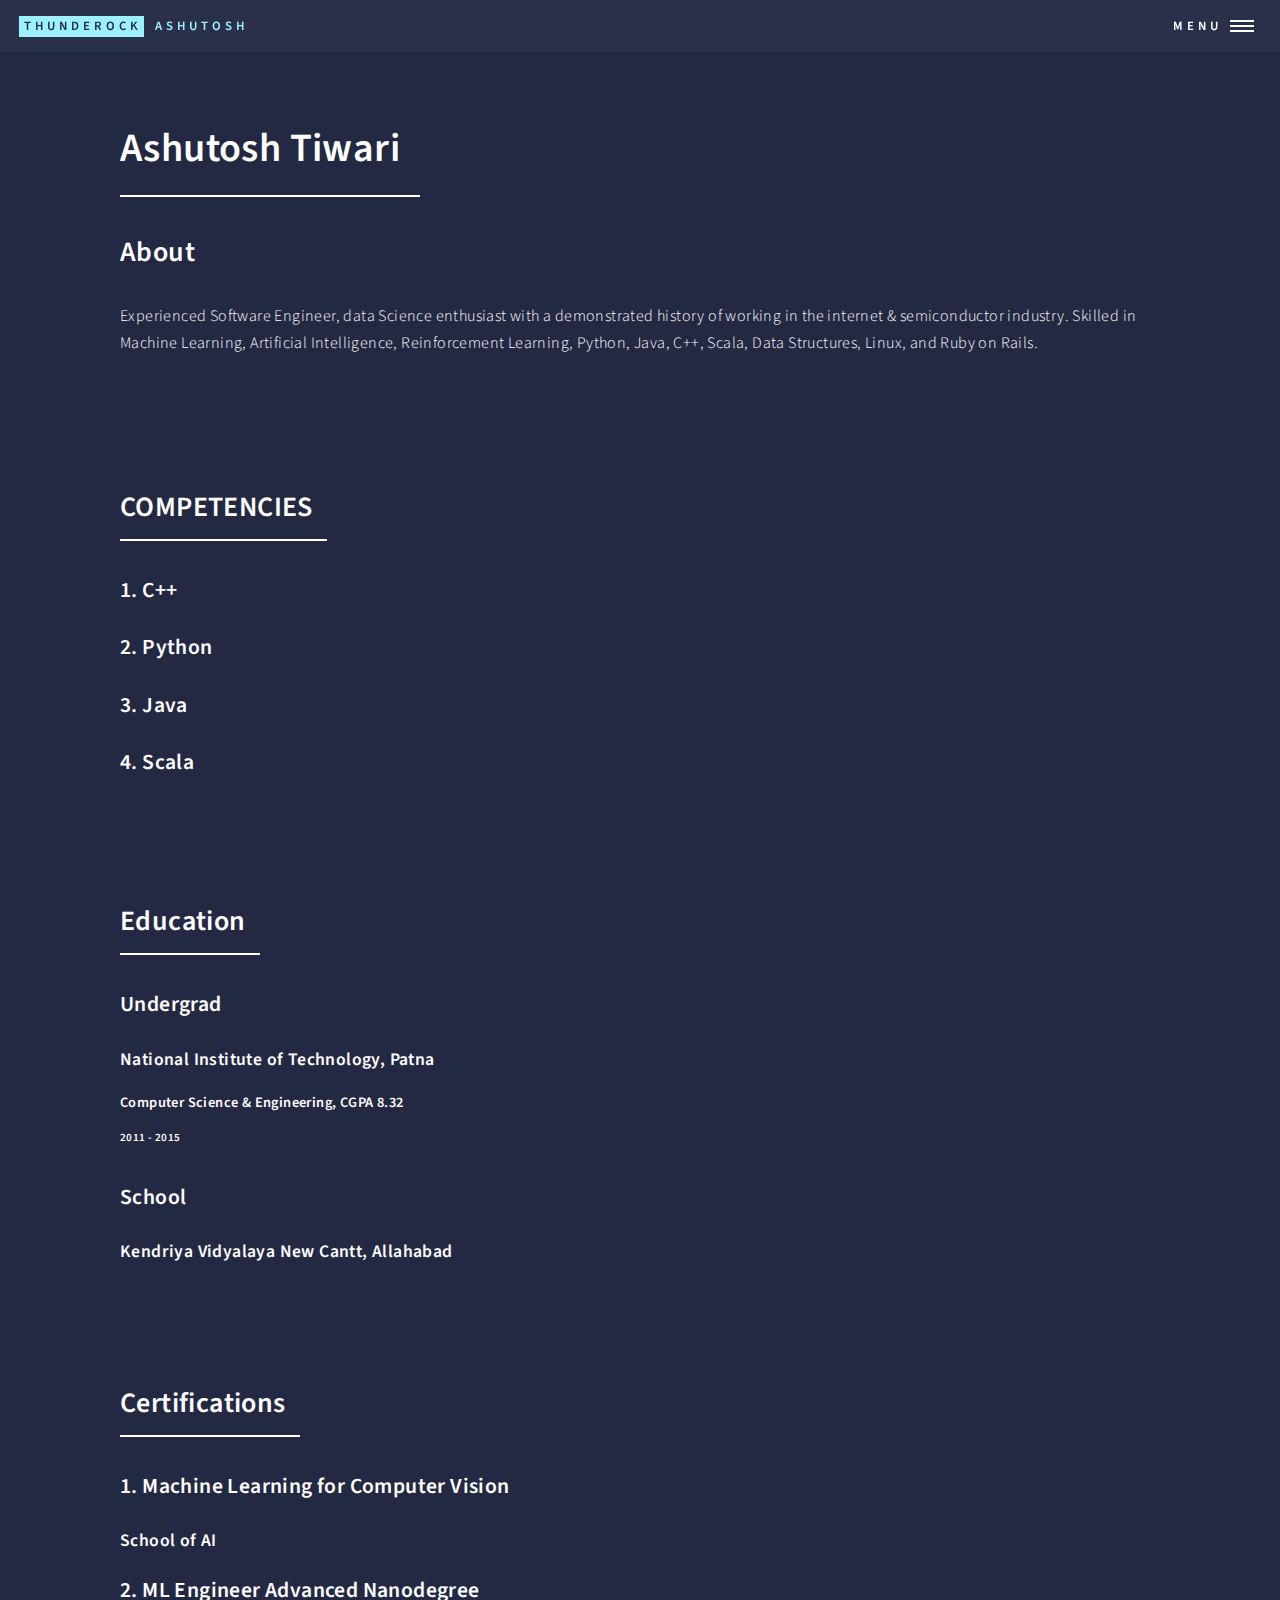
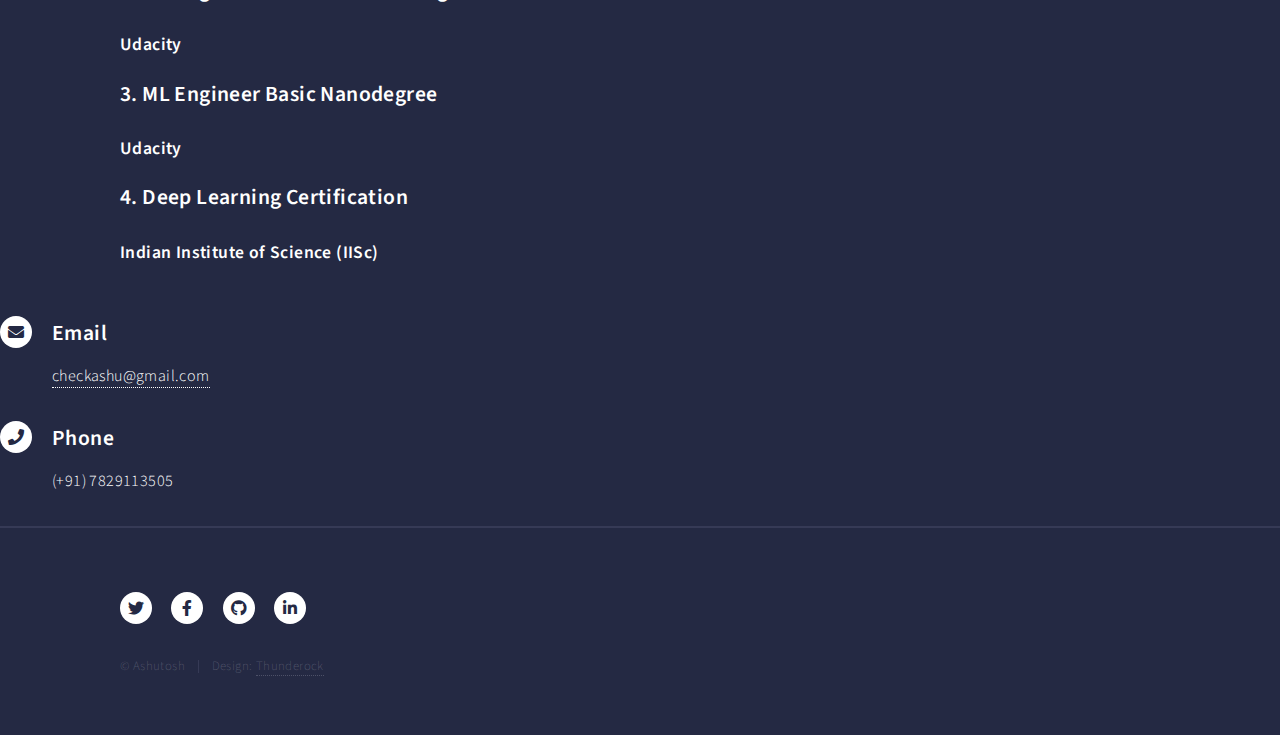
<file: about.html>
<!DOCTYPE HTML>
<!--
	Ashutosh Tiwari
-->
<html>
	<head>
		<title>Ashutosh Tiwari</title>
		<meta charset="utf-8" />
		<meta name="viewport" content="width=device-width, initial-scale=1, user-scalable=no" />
		<link rel="stylesheet" href="assets/css/main.css" />
		<noscript><link rel="stylesheet" href="assets/css/noscript.css" /></noscript>
	</head>

	<body class="is-preload">

		<!-- Wrapper -->
			<div id="wrapper">

				<!-- Header -->
					<header id="header">
						<a href="index.html" class="logo"><strong>THUNDEROCK</strong> <span>ASHUTOSH</span></a>
						<nav>
							<a href="#menu">Menu</a>
						</nav>
					</header>

				<!-- Menu -->
					<nav id="menu">
						<ul class="links">
							<li><a href="index.html">Home</a></li>
							<li><a href="about.html">About</a></li>
							<li><a href="work.html">Work Experience</a></li>
							<li><a href="generic.html">Interests</a></li>
						</ul>
						<ul class="actions stacked">
							<li><a href="#" class="button primary fit">Get Started</a></li>
							<!--<li><a href="#" class="button fit">Log In</a></li>-->
						</ul>
					</nav>

				<!-- Main -->
					<div id="main" class="alt">

						<!-- One -->
							<section id="one">
								<div class="inner">
									<header class="major">
										<h1>Ashutosh Tiwari</h1>
									</header>

									<!-- Content -->
										<h2 id="content">About</h2>
										<p>Experienced Software Engineer, data Science enthusiast with a
											demonstrated history of working in the internet & semiconductor industry.
											Skilled in Machine Learning, Artificial Intelligence, Reinforcement Learning,
											Python, Java, C++, Scala, Data Structures, Linux, and Ruby on Rails.</p>
										<!--<div class="row">-->
											<!--<div class="col-6 col-12-small">-->
												<!--<h3>Sem turpis amet semper</h3>-->
												<!--<p>Nunc lacinia ante nunc ac lobortis. Interdum adipiscing gravida odio porttitor sem non mi integer non faucibus ornare mi ut ante amet placerat aliquet. Volutpat commodo eu sed ante lacinia. Sapien a lorem in integer ornare praesent commodo adipiscing arcu in massa commodo lorem accumsan at odio massa ac ac. Semper adipiscing varius montes viverra nibh in adipiscing blandit tempus accumsan.</p>-->
											<!--</div>-->
											<!--<div class="col-6 col-12-small">-->
												<!--<h3>Magna odio tempus commodo</h3>-->
												<!--<p>In arcu accumsan arcu adipiscing accumsan orci ac. Felis id enim aliquet. Accumsan ac integer lobortis commodo ornare aliquet accumsan erat tempus amet porttitor. Ante commodo blandit adipiscing integer semper orci eget. Faucibus commodo adipiscing mi eu nullam accumsan morbi arcu ornare odio mi adipiscing nascetur lacus ac interdum morbi accumsan vis mi accumsan ac praesent.</p>-->
											<!--</div>-->
											<!--&lt;!&ndash; Break &ndash;&gt;-->
											<!--<div class="col-4 col-12-medium">-->
												<!--<h3>Interdum sapien gravida</h3>-->
												<!--<p>Nunc lacinia ante nunc ac lobortis. Interdum adipiscing gravida odio porttitor sem non mi integer non faucibus ornare mi ut ante amet placerat aliquet. Volutpat eu sed ante lacinia sapien lorem accumsan varius montes viverra nibh in adipiscing blandit tempus accumsan.</p>-->
											<!--</div>-->
											<!--<div class="col-4 col-12-medium">-->
												<!--<h3>Faucibus consequat lorem</h3>-->
												<!--<p>Nunc lacinia ante nunc ac lobortis. Interdum adipiscing gravida odio porttitor sem non mi integer non faucibus ornare mi ut ante amet placerat aliquet. Volutpat eu sed ante lacinia sapien lorem accumsan varius montes viverra nibh in adipiscing blandit tempus accumsan.</p>-->
											<!--</div>-->
											<!--<div class="col-4 col-12-medium">-->
												<!--<h3>Accumsan montes viverra</h3>-->
												<!--<p>Nunc lacinia ante nunc ac lobortis. Interdum adipiscing gravida odio porttitor sem non mi integer non faucibus ornare mi ut ante amet placerat aliquet. Volutpat eu sed ante lacinia sapien lorem accumsan varius montes viverra nibh in adipiscing blandit tempus accumsan.</p>-->
											<!--</div>-->
								</div>

								<div class="inner">
									<header class="major">
										<h2>COMPETENCIES</h2>
									</header>

									<!--&lt;!&ndash; Content &ndash;&gt;-->
									<!--<h2 id="content">About</h2>-->
									<!--<p>Experienced Software Engineer, data Science enthusiast with a demonstrated history of working in the internet & semiconductor industry. Skilled in Machine Learning, Artificial Intelligence, Reinforcement Learning, Python, Java, C++, Data Structures, Linux, and Ruby on Rails.</p>-->
									<h3><strong>1. C++</strong></h3>
									<h3><strong>2. Python</strong></h3>
									<h3><strong>3. Java</strong></h3>
									<h3><strong>4. Scala</strong></h3>



								</div>
								<div class="inner">
									<header class="major">
										<h2>Education</h2>
									</header>

									<!--&lt;!&ndash; Content &ndash;&gt;-->
									<!--<h2 id="content">About</h2>-->
									<!--<p>Experienced Software Engineer, data Science enthusiast with a demonstrated history of working in the internet & semiconductor industry. Skilled in Machine Learning, Artificial Intelligence, Reinforcement Learning, Python, Java, C++, Data Structures, Linux, and Ruby on Rails.</p>-->
									<h3><strong>Undergrad</strong></h3>
									<!--<p>This is <b>bold</b> and this is <strong>strong</strong>. This is <i>italic</i> and this is <em>emphasized</em>.-->
									<!--This is <sup>superscript</sup> text and this is <sub>subscript</sub> text.-->
									<!--This is <u>underlined</u> and this is code: <code>for (;;) { ... }</code>.-->
									<!--Finally, this is a <a href="#">link</a>.</p>-->
									<!--<hr />-->
									<!--<h2>Heading Level 2</h2>-->
									<h4>National Institute of Technology, Patna</h4>
									<h5>Computer Science & Engineering, CGPA 8.32</h5>
									<h6>2011 - 2015</h6>
									<p></p>
									<p></p>
									<h3><strong>School</strong></h3>
									<!--<p>This is <b>bold</b> and this is <strong>strong</strong>. This is <i>italic</i> and this is <em>emphasized</em>.-->
									<!--This is <sup>superscript</sup> text and this is <sub>subscript</sub> text.-->
									<!--This is <u>underlined</u> and this is code: <code>for (;;) { ... }</code>.-->
									<!--Finally, this is a <a href="#">link</a>.</p>-->
									<!--<hr />-->
									<!--<h2>Heading Level 2</h2>-->
									<h4>Kendriya Vidyalaya New Cantt, Allahabad</h4>
									<!--<div class="row">-->
									<!--<div class="col-6 col-12-small">-->
									<!--<h3>Sem turpis amet semper</h3>-->
									<!--<p>Nunc lacinia ante nunc ac lobortis. Interdum adipiscing gravida odio porttitor sem non mi integer non faucibus ornare mi ut ante amet placerat aliquet. Volutpat commodo eu sed ante lacinia. Sapien a lorem in integer ornare praesent commodo adipiscing arcu in massa commodo lorem accumsan at odio massa ac ac. Semper adipiscing varius montes viverra nibh in adipiscing blandit tempus accumsan.</p>-->
									<!--</div>-->
									<!--<div class="col-6 col-12-small">-->
									<!--<h3>Magna odio tempus commodo</h3>-->
									<!--<p>In arcu accumsan arcu adipiscing accumsan orci ac. Felis id enim aliquet. Accumsan ac integer lobortis commodo ornare aliquet accumsan erat tempus amet porttitor. Ante commodo blandit adipiscing integer semper orci eget. Faucibus commodo adipiscing mi eu nullam accumsan morbi arcu ornare odio mi adipiscing nascetur lacus ac interdum morbi accumsan vis mi accumsan ac praesent.</p>-->
									<!--</div>-->
									<!--&lt;!&ndash; Break &ndash;&gt;-->
									<!--<div class="col-4 col-12-medium">-->
									<!--<h3>Interdum sapien gravida</h3>-->
									<!--<p>Nunc lacinia ante nunc ac lobortis. Interdum adipiscing gravida odio porttitor sem non mi integer non faucibus ornare mi ut ante amet placerat aliquet. Volutpat eu sed ante lacinia sapien lorem accumsan varius montes viverra nibh in adipiscing blandit tempus accumsan.</p>-->
									<!--</div>-->
									<!--<div class="col-4 col-12-medium">-->
									<!--<h3>Faucibus consequat lorem</h3>-->
									<!--<p>Nunc lacinia ante nunc ac lobortis. Interdum adipiscing gravida odio porttitor sem non mi integer non faucibus ornare mi ut ante amet placerat aliquet. Volutpat eu sed ante lacinia sapien lorem accumsan varius montes viverra nibh in adipiscing blandit tempus accumsan.</p>-->
									<!--</div>-->
									<!--<div class="col-4 col-12-medium">-->
									<!--<h3>Accumsan montes viverra</h3>-->
									<!--<p>Nunc lacinia ante nunc ac lobortis. Interdum adipiscing gravida odio porttitor sem non mi integer non faucibus ornare mi ut ante amet placerat aliquet. Volutpat eu sed ante lacinia sapien lorem accumsan varius montes viverra nibh in adipiscing blandit tempus accumsan.</p>-->
									<!--</div>-->
								</div>
								<div class="inner">
									<header class="major">
										<h2>Certifications</h2>
									</header>

									<h3><strong><a href="https://drive.google.com/file/d/1-DzDRRXKaoIO067lpvEwu_cTzd3u8-uA/view?usp=sharing" target="_blank"/>1. Machine Learning for Computer Vision</strong></h3>
									<h4>School of AI</h4>

									<h3><strong><a href="https://confirm.udacity.com/9R2E6GC" target="_blank"/>2. ML Engineer Advanced Nanodegree</strong></h3>
									<h4>Udacity</h4>

									<h3><strong><a href="https://graduation.udacity.com/confirm/EM7HJQP3" target="_blank"/>3. ML Engineer Basic Nanodegree</strong></h3>
									<h4>Udacity</h4>

									<h3><strong><a href="#"/>4. Deep Learning Certification</strong></h3>
									<h4>Indian Institute of Science (IISc)</h4>

								</div>

								<!--<hr class="major" />-->

								<!--&lt;!&ndash; Elements &ndash;&gt;-->
								<!--<h2 id="elements">Education</h2>-->
								<!--<div class="row gtr-200">-->
									<!--<div class="col-6 col-12-medium">-->

										<!--&lt;!&ndash; Text stuff &ndash;&gt;-->
											<!--<h3><strong>Undergrad</strong></h3>-->
											<!--&lt;!&ndash;<p>This is <b>bold</b> and this is <strong>strong</strong>. This is <i>italic</i> and this is <em>emphasized</em>.&ndash;&gt;-->
											<!--&lt;!&ndash;This is <sup>superscript</sup> text and this is <sub>subscript</sub> text.&ndash;&gt;-->
											<!--&lt;!&ndash;This is <u>underlined</u> and this is code: <code>for (;;) { ... }</code>.&ndash;&gt;-->
											<!--&lt;!&ndash;Finally, this is a <a href="#">link</a>.</p>&ndash;&gt;-->
											<!--&lt;!&ndash;<hr />&ndash;&gt;-->
											<!--&lt;!&ndash;<h2>Heading Level 2</h2>&ndash;&gt;-->
											<!--<h4>National Institute of Technology, Patna</h4>-->
											<!--<h5>Computer Science & Engineering, CGPA 8.32</h5>-->
											<!--<h6>2011 - 2015</h6>-->
											<!--<p></p>-->
											<!--<p></p>-->
											<!--<h3><strong>School</strong></h3>-->
											<!--&lt;!&ndash;<p>This is <b>bold</b> and this is <strong>strong</strong>. This is <i>italic</i> and this is <em>emphasized</em>.&ndash;&gt;-->
											<!--&lt;!&ndash;This is <sup>superscript</sup> text and this is <sub>subscript</sub> text.&ndash;&gt;-->
											<!--&lt;!&ndash;This is <u>underlined</u> and this is code: <code>for (;;) { ... }</code>.&ndash;&gt;-->
											<!--&lt;!&ndash;Finally, this is a <a href="#">link</a>.</p>&ndash;&gt;-->
											<!--&lt;!&ndash;<hr />&ndash;&gt;-->
											<!--&lt;!&ndash;<h2>Heading Level 2</h2>&ndash;&gt;-->
											<!--<h4>Kendriya Vidyalaya New Cantt, Allahabad</h4>-->

											<!--&lt;!&ndash;<hr />&ndash;&gt;-->
											<!--&lt;!&ndash;<p>Nunc lacinia ante nunc ac lobortis. Interdum adipiscing gravida odio porttitor sem non mi integer non faucibus ornare mi ut ante amet placerat aliquet. Volutpat eu sed ante lacinia sapien lorem accumsan varius montes viverra nibh in adipiscing blandit tempus accumsan.</p>&ndash;&gt;-->

										<!--&lt;!&ndash; Lists &ndash;&gt;-->
									<!--</div>-->
								<!--</div>-->

								<!--<h2>Education</h2>-->
								<!--<div class="row gtr-200">-->
									<!--<div class="col-6 col-12-medium">-->

										<!--&lt;!&ndash; Text stuff &ndash;&gt;-->
										<!--<h3><strong>Undergrad</strong></h3>-->
										<!--&lt;!&ndash;<p>This is <b>bold</b> and this is <strong>strong</strong>. This is <i>italic</i> and this is <em>emphasized</em>.&ndash;&gt;-->
										<!--&lt;!&ndash;This is <sup>superscript</sup> text and this is <sub>subscript</sub> text.&ndash;&gt;-->
										<!--&lt;!&ndash;This is <u>underlined</u> and this is code: <code>for (;;) { ... }</code>.&ndash;&gt;-->
										<!--&lt;!&ndash;Finally, this is a <a href="#">link</a>.</p>&ndash;&gt;-->
										<!--&lt;!&ndash;<hr />&ndash;&gt;-->
										<!--&lt;!&ndash;<h2>Heading Level 2</h2>&ndash;&gt;-->
										<!--<h4>National Institute of Technology, Patna</h4>-->
										<!--<h5>Computer Science & Engineering, CGPA 8.32</h5>-->
										<!--<h6>2011 - 2015</h6>-->
										<!--<p></p>-->
										<!--<p></p>-->
										<!--<h3><strong>School</strong></h3>-->
										<!--&lt;!&ndash;<p>This is <b>bold</b> and this is <strong>strong</strong>. This is <i>italic</i> and this is <em>emphasized</em>.&ndash;&gt;-->
										<!--&lt;!&ndash;This is <sup>superscript</sup> text and this is <sub>subscript</sub> text.&ndash;&gt;-->
										<!--&lt;!&ndash;This is <u>underlined</u> and this is code: <code>for (;;) { ... }</code>.&ndash;&gt;-->
										<!--&lt;!&ndash;Finally, this is a <a href="#">link</a>.</p>&ndash;&gt;-->
										<!--&lt;!&ndash;<hr />&ndash;&gt;-->
										<!--&lt;!&ndash;<h2>Heading Level 2</h2>&ndash;&gt;-->
										<!--<h4>Kendriya Vidyalaya New Cantt, Allahabad</h4>-->

										<!--&lt;!&ndash;<hr />&ndash;&gt;-->
										<!--&lt;!&ndash;<p>Nunc lacinia ante nunc ac lobortis. Interdum adipiscing gravida odio porttitor sem non mi integer non faucibus ornare mi ut ante amet placerat aliquet. Volutpat eu sed ante lacinia sapien lorem accumsan varius montes viverra nibh in adipiscing blandit tempus accumsan.</p>&ndash;&gt;-->

										<!--&lt;!&ndash; Lists &ndash;&gt;-->
									<!--</div>-->
								<!--</div>-->



				<!-- Contact -->
					<section id="contact">
						<!--<div class="inner">-->
							<!--<section>-->
								<!--<form method="post" action="#">-->
									<!--<div class="fields">-->
										<!--<div class="field half">-->
											<!--<label for="name">Name</label>-->
											<!--<input type="text" name="name" id="name" />-->
										<!--</div>-->
										<!--<div class="field half">-->
											<!--<label for="email">Email</label>-->
											<!--<input type="text" name="email" id="email" />-->
										<!--</div>-->
										<!--<div class="field">-->
											<!--<label for="message">Message</label>-->
											<!--<textarea name="message" id="message" rows="6"></textarea>-->
										<!--</div>-->
									<!--</div>-->
									<!--<ul class="actions">-->
										<!--<li><input type="submit" value="Send Message" class="primary" /></li>-->
										<!--<li><input type="reset" value="Clear" /></li>-->
									<!--</ul>-->
								<!--</form>-->
							<!--</section>-->
							<section class="split">
								<section>
									<div class="contact-method">
										<span class="icon solid alt fa-envelope"></span>
										<h3>Email</h3>
										<a href="mailto: checkashu@gmail.com">checkashu@gmail.com</a>
									</div>
								</section>
								<section>
									<div class="contact-method">
										<span class="icon solid alt fa-phone"></span>
										<h3>Phone</h3>
										<span>(+91) 7829113505</span>
									</div>
								</section>
								<!--<section>-->
									<!--<div class="contact-method">-->
										<!--<span class="icon solid alt fa-home"></span>-->
										<!--<h3>Address</h3>-->
										<!--<span>1234 Somewhere Road #5432<br />-->
										<!--Nashville, TN 00000<br />-->
										<!--United States of America</span>-->
									<!--</div>-->
								<!--</section>-->
							</section>
						</div>
					</section>

				<!-- Footer -->
					<footer id="footer">
						<div class="inner">
							<ul class="icons">

								<li><a href="https://twitter.com/coolashutosht" target="_blank" class="icon brands alt fa-twitter"><span class="label">Twitter</span></a></li>
								<li><a href="https://www.facebook.com/checkashu" target="_blank" class="icon brands alt fa-facebook-f"><span class="label">Facebook</span></a></li>
								<li><a href="https://github.com/thunderock" target="_blank" class="icon brands alt fa-github"><span class="label">GitHub</span></a></li>
								<li><a href="https://www.linkedin.com/in/ashutosh--tiwari" target="_blank" class="icon brands alt fa-linkedin-in"><span class="label">LinkedIn</span></a></li>
							</ul>
							<ul class="copyright">
								<li>&copy; Ashutosh</li><li>Design: <a href="https://github.com/thunderock">Thunderock</a></li>
							</ul>
						</div>
					</footer>

			</div>

		<!-- Scripts -->
			<script src="assets/js/jquery.min.js"></script>
			<script src="assets/js/jquery.scrolly.min.js"></script>
			<script src="assets/js/jquery.scrollex.min.js"></script>
			<script src="assets/js/browser.min.js"></script>
			<script src="assets/js/breakpoints.min.js"></script>
			<script src="assets/js/util.js"></script>
			<script src="assets/js/main.js"></script>

	</body>
</html>
</file>
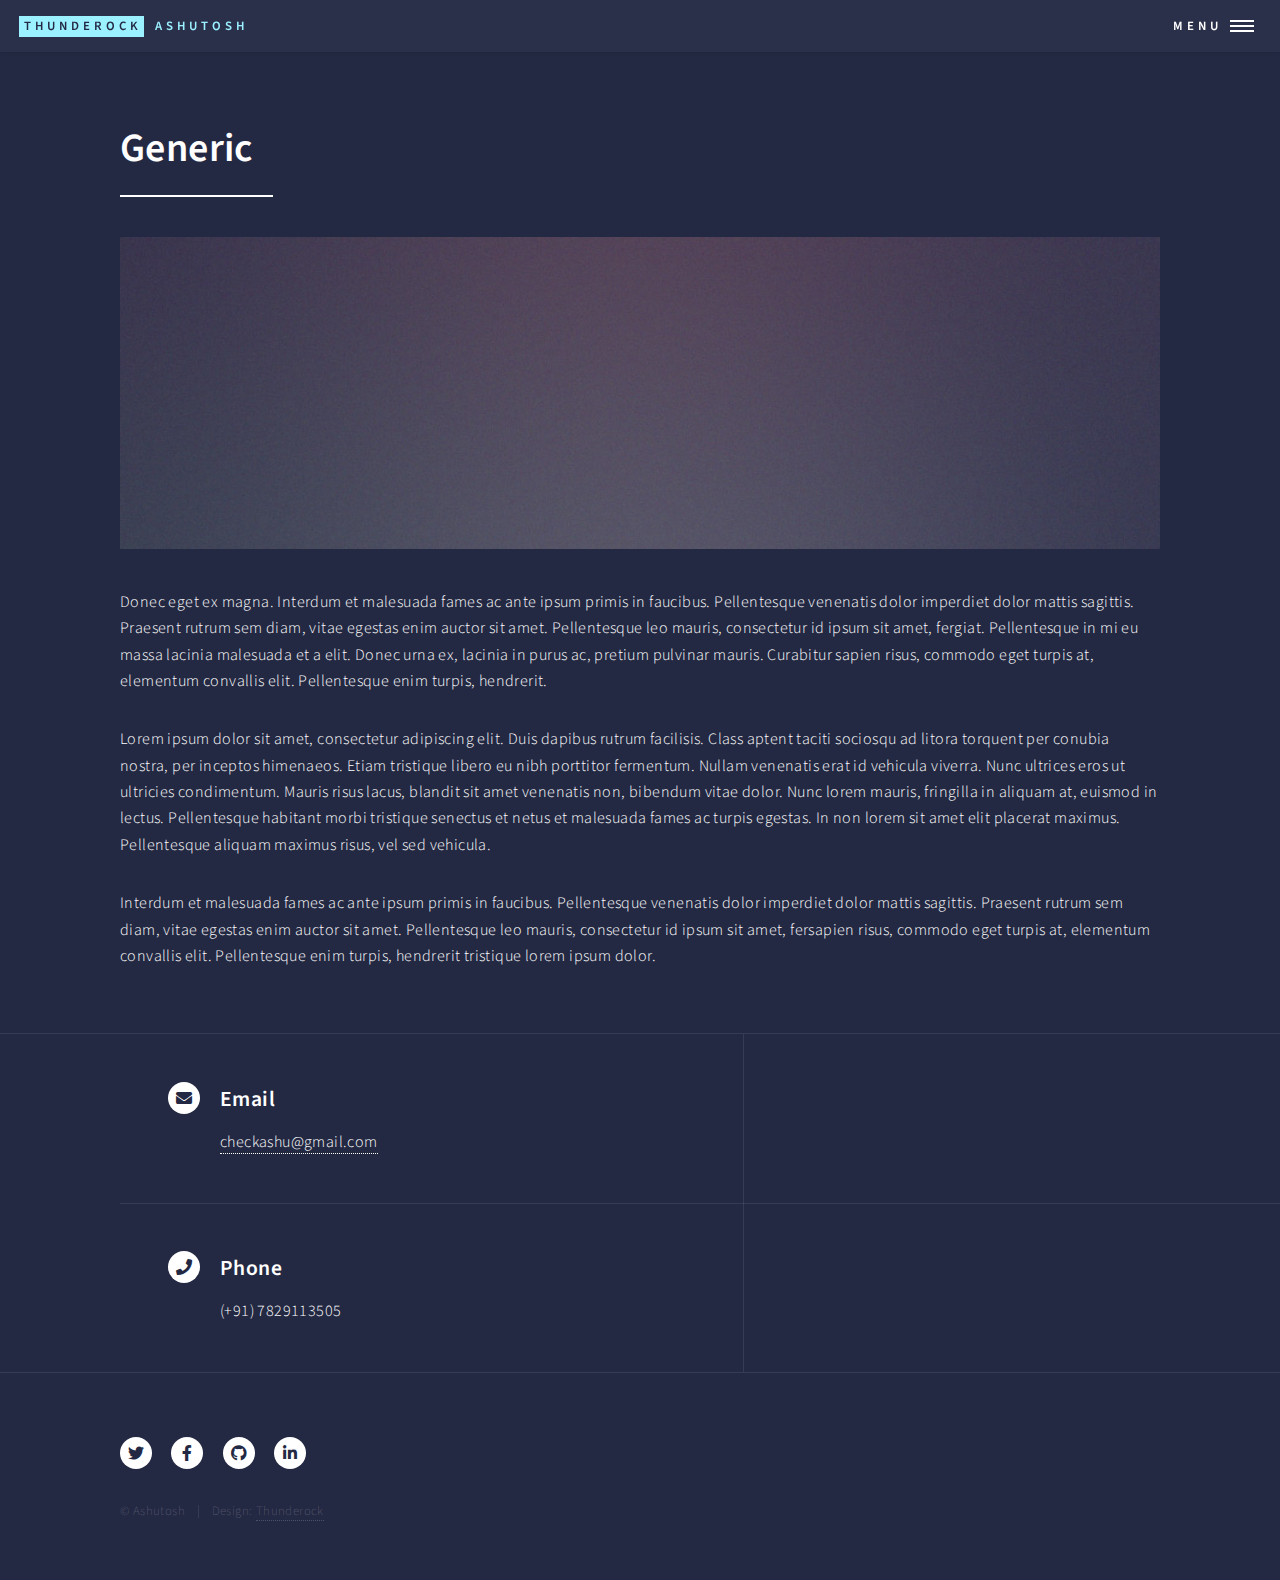
<file: generic.html>
<!DOCTYPE HTML>
<!--
	Ashutosh Tiwari
-->
<html>
	<head>
		<title>Ashutosh Tiwari</title>
		<meta charset="utf-8" />
		<meta name="viewport" content="width=device-width, initial-scale=1, user-scalable=no" />
		<link rel="stylesheet" href="assets/css/main.css" />
		<noscript><link rel="stylesheet" href="assets/css/noscript.css" /></noscript>
	</head>
	<body class="is-preload">

		<!-- Wrapper -->
			<div id="wrapper">

				<!-- Header -->
					<header id="header">
						<a href="index.html" class="logo"><strong>THUNDEROCK</strong> <span>Ashutosh</span></a>
						<nav>
							<a href="#menu">Menu</a>
						</nav>
					</header>

				<!-- Menu -->
					<nav id="menu">
						<ul class="links">
							<li><a href="index.html">Home</a></li>
							<li><a href="about.html">About</a></li>
							<li><a href="work.html">Work Experience</a></li>
							<li><a href="generic.html">Interests</a></li>
						</ul>
						<ul class="actions stacked">
							<li><a href="#" class="button primary fit">Get Started</a></li>
							<!--<li><a href="#" class="button fit">Log In</a></li>-->
						</ul>
					</nav>

				<!-- Main -->
					<div id="main" class="alt">

						<!-- One -->
							<section id="one">
								<div class="inner">
									<header class="major">
										<h1>Generic</h1>
									</header>
									<span class="image main"><img src="images/pic11.jpg" alt="" /></span>
									<p>Donec eget ex magna. Interdum et malesuada fames ac ante ipsum primis in faucibus. Pellentesque venenatis dolor imperdiet dolor mattis sagittis. Praesent rutrum sem diam, vitae egestas enim auctor sit amet. Pellentesque leo mauris, consectetur id ipsum sit amet, fergiat. Pellentesque in mi eu massa lacinia malesuada et a elit. Donec urna ex, lacinia in purus ac, pretium pulvinar mauris. Curabitur sapien risus, commodo eget turpis at, elementum convallis elit. Pellentesque enim turpis, hendrerit.</p>
									<p>Lorem ipsum dolor sit amet, consectetur adipiscing elit. Duis dapibus rutrum facilisis. Class aptent taciti sociosqu ad litora torquent per conubia nostra, per inceptos himenaeos. Etiam tristique libero eu nibh porttitor fermentum. Nullam venenatis erat id vehicula viverra. Nunc ultrices eros ut ultricies condimentum. Mauris risus lacus, blandit sit amet venenatis non, bibendum vitae dolor. Nunc lorem mauris, fringilla in aliquam at, euismod in lectus. Pellentesque habitant morbi tristique senectus et netus et malesuada fames ac turpis egestas. In non lorem sit amet elit placerat maximus. Pellentesque aliquam maximus risus, vel sed vehicula.</p>
									<p>Interdum et malesuada fames ac ante ipsum primis in faucibus. Pellentesque venenatis dolor imperdiet dolor mattis sagittis. Praesent rutrum sem diam, vitae egestas enim auctor sit amet. Pellentesque leo mauris, consectetur id ipsum sit amet, fersapien risus, commodo eget turpis at, elementum convallis elit. Pellentesque enim turpis, hendrerit tristique lorem ipsum dolor.</p>
								</div>
							</section>

					</div>

				<!-- Contact -->
					<section id="contact">
						<div class="inner">
							<!--<section>-->
								<!--<form method="post" action="#">-->
									<!--<div class="fields">-->
										<!--<div class="field half">-->
											<!--<label for="name">Name</label>-->
											<!--<input type="text" name="name" id="name" />-->
										<!--</div>-->
										<!--<div class="field half">-->
											<!--<label for="email">Email</label>-->
											<!--<input type="text" name="email" id="email" />-->
										<!--</div>-->
										<!--<div class="field">-->
											<!--<label for="message">Message</label>-->
											<!--<textarea name="message" id="message" rows="6"></textarea>-->
										<!--</div>-->
									<!--</div>-->
									<!--<ul class="actions">-->
										<!--<li><input type="submit" value="Send Message" class="primary" /></li>-->
										<!--<li><input type="reset" value="Clear" /></li>-->
									<!--</ul>-->
								<!--</form>-->
							<!--</section>-->
							<section class="split">
								<section>
									<div class="contact-method">
										<span class="icon solid alt fa-envelope"></span>
										<h3>Email</h3>
										<a href="mailto: checkashu@gmail.com">checkashu@gmail.com</a>
									</div>
								</section>
								<section>
									<div class="contact-method">
										<span class="icon solid alt fa-phone"></span>
										<h3>Phone</h3>
										<span>(+91) 7829113505</span>
									</div>
								</section>
								<!--<section>-->
									<!--<div class="contact-method">-->
										<!--<span class="icon solid alt fa-home"></span>-->
										<!--<h3>Address</h3>-->
										<!--<span>1234 Somewhere Road #5432<br />-->
										<!--Nashville, TN 00000<br />-->
										<!--United States of America</span>-->
									<!--</div>-->
								<!--</section>-->
							</section>
						</div>
					</section>

				<!-- Footer -->
					<footer id="footer">
						<div class="inner">
							<ul class="icons">
								<li><a href="https://twitter.com/coolashutosht" target="_blank" class="icon brands alt fa-twitter"><span class="label">Twitter</span></a></li>
								<li><a href="https://www.facebook.com/checkashu" target="_blank" class="icon brands alt fa-facebook-f"><span class="label">Facebook</span></a></li>
								<li><a href="https://github.com/thunderock" target="_blank" class="icon brands alt fa-github"><span class="label">GitHub</span></a></li>
								<li><a href="https://www.linkedin.com/in/ashutosh--tiwari" target="_blank" class="icon brands alt fa-linkedin-in"><span class="label">LinkedIn</span></a></li>
							</ul>
							<ul class="copyright">
								<li>&copy; Ashutosh</li><li>Design: <a href="https://github.com/thunderock">Thunderock</a></li>
							</ul>
						</div>
					</footer>

			</div>

		<!-- Scripts -->
			<script src="assets/js/jquery.min.js"></script>
			<script src="assets/js/jquery.scrolly.min.js"></script>
			<script src="assets/js/jquery.scrollex.min.js"></script>
			<script src="assets/js/browser.min.js"></script>
			<script src="assets/js/breakpoints.min.js"></script>
			<script src="assets/js/util.js"></script>
			<script src="assets/js/main.js"></script>

	</body>
</html>
</file>
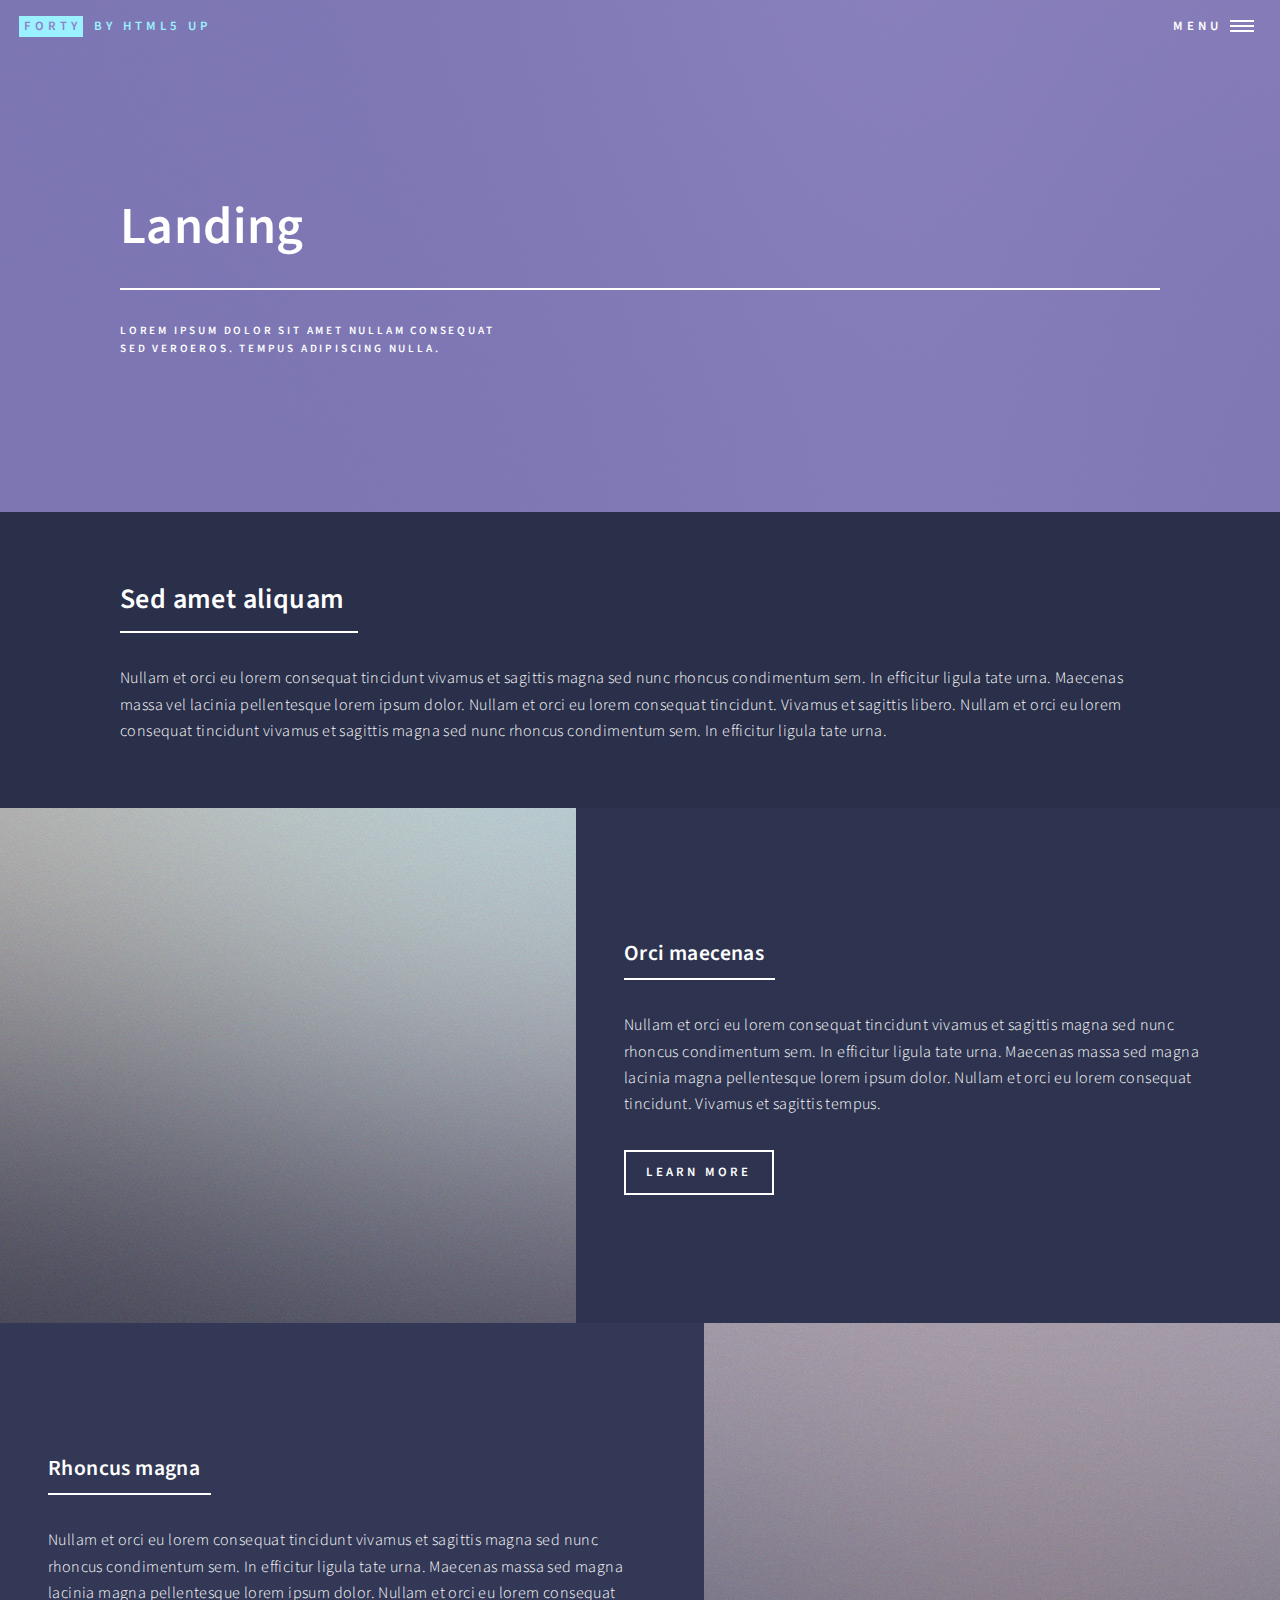
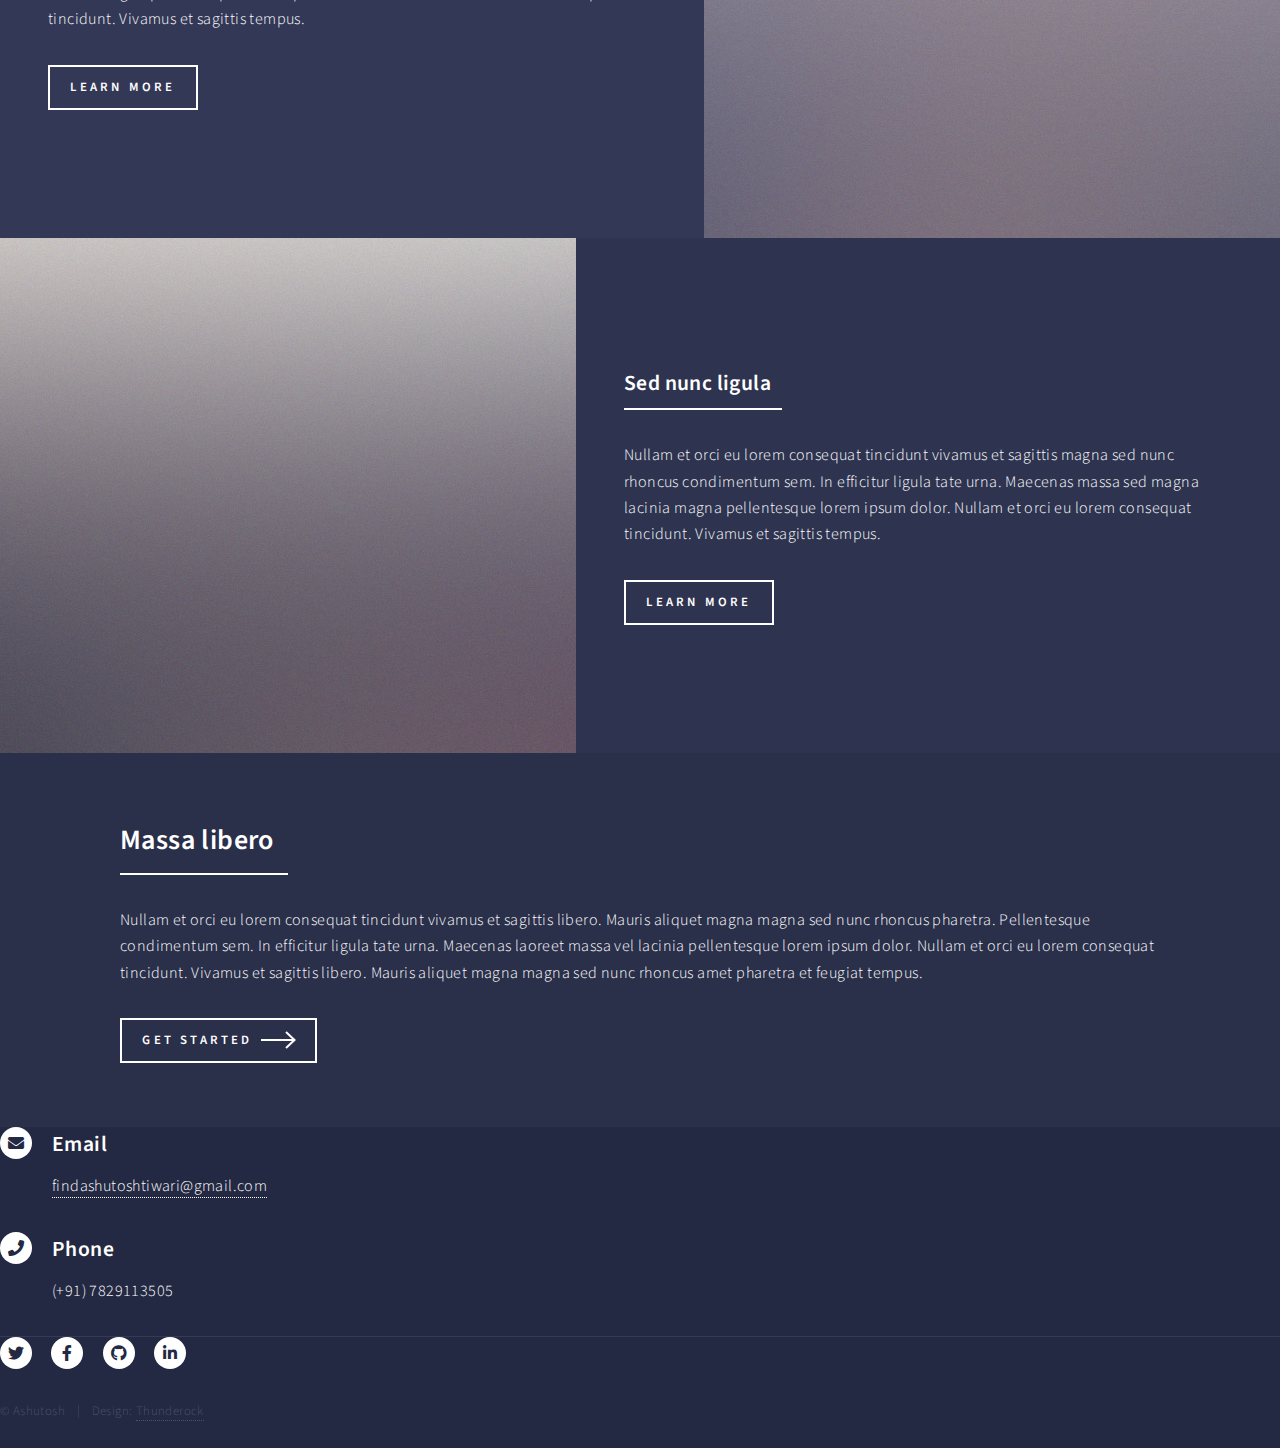
<file: landing.html>
<!DOCTYPE HTML>
<!--
	Forty by HTML5 UP
	html5up.net | @ajlkn
	Free for personal and commercial use under the CCA 3.0 license (html5up.net/license)
-->
<html>
	<head>
		<title>Landing - Forty by HTML5 UP</title>
		<meta charset="utf-8" />
		<meta name="viewport" content="width=device-width, initial-scale=1, user-scalable=no" />
		<link rel="stylesheet" href="assets/css/main.css" />
		<noscript><link rel="stylesheet" href="assets/css/noscript.css" /></noscript>
	</head>
	<body class="is-preload">

		<!-- Wrapper -->
			<div id="wrapper">

				<!-- Header -->
				<!-- Note: The "styleN" class below should match that of the banner element. -->
					<header id="header" class="alt style2">
						<a href="index.html" class="logo"><strong>Forty</strong> <span>by HTML5 UP</span></a>
						<nav>
							<a href="#menu">Menu</a>
						</nav>
					</header>

				<!-- Menu -->
					<nav id="menu">
						<ul class="links">
							<li><a href="index.html">Home</a></li>
							<li><a href="about.html">About</a></li>
							<li><a href="landing.html">Work Experience</a></li>
							<li><a href="generic.html">Interests</a></li>
						</ul>
						<ul class="actions stacked">
							<li><a href="#" class="button primary fit">Get Started</a></li>
							<!--<li><a href="#" class="button fit">Log In</a></li>-->
						</ul>
					</nav>

				<!-- Banner -->
				<!-- Note: The "styleN" class below should match that of the header element. -->
					<section id="banner" class="style2">
						<div class="inner">
							<span class="image">
								<img src="images/pic07.jpg" alt="" />
							</span>
							<header class="major">
								<h1>Landing</h1>
							</header>
							<div class="content">
								<p>Lorem ipsum dolor sit amet nullam consequat<br />
								sed veroeros. tempus adipiscing nulla.</p>
							</div>
						</div>
					</section>

				<!-- Main -->
					<div id="main">

						<!-- One -->
							<section id="one">
								<div class="inner">
									<header class="major">
										<h2>Sed amet aliquam</h2>
									</header>
									<p>Nullam et orci eu lorem consequat tincidunt vivamus et sagittis magna sed nunc rhoncus condimentum sem. In efficitur ligula tate urna. Maecenas massa vel lacinia pellentesque lorem ipsum dolor. Nullam et orci eu lorem consequat tincidunt. Vivamus et sagittis libero. Nullam et orci eu lorem consequat tincidunt vivamus et sagittis magna sed nunc rhoncus condimentum sem. In efficitur ligula tate urna.</p>
								</div>
							</section>

						<!-- Two -->
							<section id="two" class="spotlights">
								<section>
									<a href="generic.html" class="image">
										<img src="images/pic08.jpg" alt="" data-position="center center" />
									</a>
									<div class="content">
										<div class="inner">
											<header class="major">
												<h3>Orci maecenas</h3>
											</header>
											<p>Nullam et orci eu lorem consequat tincidunt vivamus et sagittis magna sed nunc rhoncus condimentum sem. In efficitur ligula tate urna. Maecenas massa sed magna lacinia magna pellentesque lorem ipsum dolor. Nullam et orci eu lorem consequat tincidunt. Vivamus et sagittis tempus.</p>
											<ul class="actions">
												<li><a href="generic.html" class="button">Learn more</a></li>
											</ul>
										</div>
									</div>
								</section>
								<section>
									<a href="generic.html" class="image">
										<img src="images/pic09.jpg" alt="" data-position="top center" />
									</a>
									<div class="content">
										<div class="inner">
											<header class="major">
												<h3>Rhoncus magna</h3>
											</header>
											<p>Nullam et orci eu lorem consequat tincidunt vivamus et sagittis magna sed nunc rhoncus condimentum sem. In efficitur ligula tate urna. Maecenas massa sed magna lacinia magna pellentesque lorem ipsum dolor. Nullam et orci eu lorem consequat tincidunt. Vivamus et sagittis tempus.</p>
											<ul class="actions">
												<li><a href="generic.html" class="button">Learn more</a></li>
											</ul>
										</div>
									</div>
								</section>
								<section>
									<a href="generic.html" class="image">
										<img src="images/pic10.jpg" alt="" data-position="25% 25%" />
									</a>
									<div class="content">
										<div class="inner">
											<header class="major">
												<h3>Sed nunc ligula</h3>
											</header>
											<p>Nullam et orci eu lorem consequat tincidunt vivamus et sagittis magna sed nunc rhoncus condimentum sem. In efficitur ligula tate urna. Maecenas massa sed magna lacinia magna pellentesque lorem ipsum dolor. Nullam et orci eu lorem consequat tincidunt. Vivamus et sagittis tempus.</p>
											<ul class="actions">
												<li><a href="generic.html" class="button">Learn more</a></li>
											</ul>
										</div>
									</div>
								</section>
							</section>

						<!-- Three -->
							<section id="three">
								<div class="inner">
									<header class="major">
										<h2>Massa libero</h2>
									</header>
									<p>Nullam et orci eu lorem consequat tincidunt vivamus et sagittis libero. Mauris aliquet magna magna sed nunc rhoncus pharetra. Pellentesque condimentum sem. In efficitur ligula tate urna. Maecenas laoreet massa vel lacinia pellentesque lorem ipsum dolor. Nullam et orci eu lorem consequat tincidunt. Vivamus et sagittis libero. Mauris aliquet magna magna sed nunc rhoncus amet pharetra et feugiat tempus.</p>
									<ul class="actions">
										<li><a href="generic.html" class="button next">Get Started</a></li>
									</ul>
								</div>
							</section>

					</div>

				<!-- Contact -->
					<section id="contact">
						<!--<div class="inner">-->
							<!--<section>-->
								<!--<form method="post" action="#">-->
									<!--<div class="fields">-->
										<!--<div class="field half">-->
											<!--<label for="name">Name</label>-->
											<!--<input type="text" name="name" id="name" />-->
										<!--</div>-->
										<!--<div class="field half">-->
											<!--<label for="email">Email</label>-->
											<!--<input type="text" name="email" id="email" />-->
										<!--</div>-->
										<!--<div class="field">-->
											<!--<label for="message">Message</label>-->
											<!--<textarea name="message" id="message" rows="6"></textarea>-->
										<!--</div>-->
									<!--</div>-->
									<!--<ul class="actions">-->
										<!--<li><input type="submit" value="Send Message" class="primary" /></li>-->
										<!--<li><input type="reset" value="Clear" /></li>-->
									<!--</ul>-->
								<!--</form>-->
							<!--</section>-->
							<section class="split">
								<section>
									<div class="contact-method">
										<span class="icon solid alt fa-envelope"></span>
										<h3>Email</h3>
										<a href="mailto: findashutoshtiwari@gmail.com">findashutoshtiwari@gmail.com</a>
									</div>
								</section>
								<section>
									<div class="contact-method">
										<span class="icon solid alt fa-phone"></span>
										<h3>Phone</h3>
										<span>(+91) 7829113505</span>
									</div>
								</section>
								<!--<section>-->
									<!--<div class="contact-method">-->
										<!--<span class="icon solid alt fa-home"></span>-->
										<!--<h3>Address</h3>-->
										<!--<span>1234 Somewhere Road #5432<br />-->
										<!--Nashville, TN 00000<br />-->
										<!--United States of America</span>-->
									<!--</div>-->
								<!--</section>-->
							</section>
						</div>
					</section>

				<!-- Footer -->
					<footer id="footer">
						<div class="inner">
							<ul class="icons">
								<li><a href="https://twitter.com/coolashutosht" target="_blank" class="icon brands alt fa-twitter"><span class="label">Twitter</span></a></li>
								<li><a href="https://www.facebook.com/checkashu" target="_blank" class="icon brands alt fa-facebook-f"><span class="label">Facebook</span></a></li>
								<li><a href="https://github.com/thunderock" target="_blank" class="icon brands alt fa-github"><span class="label">GitHub</span></a></li>
								<li><a href="https://www.linkedin.com/in/ashutosh-tiwari-a36a2669" target="_blank" class="icon brands alt fa-linkedin-in"><span class="label">LinkedIn</span></a></li>
							</ul>
							<ul class="copyright">
								<li>&copy; Ashutosh</li><li>Design: <a href="https://github.com/thunderock">Thunderock</a></li>
							</ul>
						</div>
					</footer>

			</div>

		<!-- Scripts -->
			<script src="assets/js/jquery.min.js"></script>
			<script src="assets/js/jquery.scrolly.min.js"></script>
			<script src="assets/js/jquery.scrollex.min.js"></script>
			<script src="assets/js/browser.min.js"></script>
			<script src="assets/js/breakpoints.min.js"></script>
			<script src="assets/js/util.js"></script>
			<script src="assets/js/main.js"></script>

	</body>
</html>
</file>
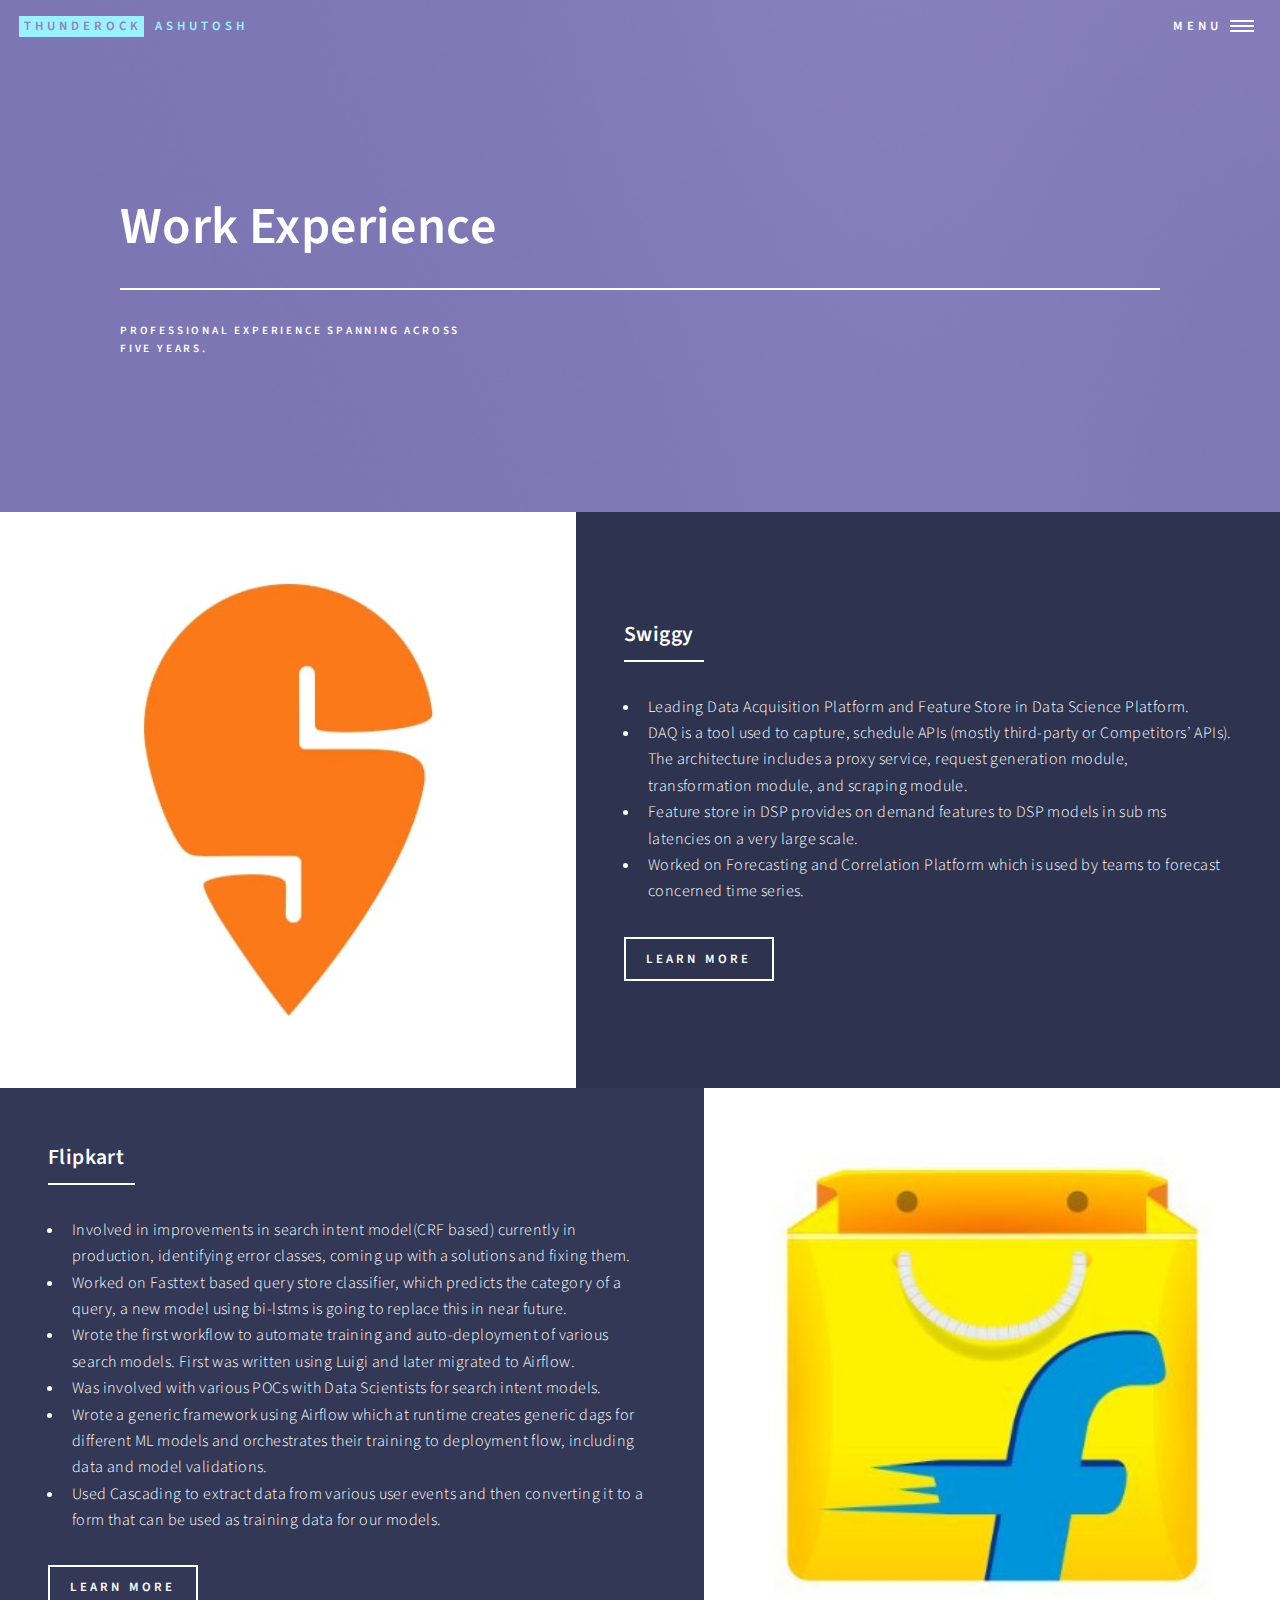
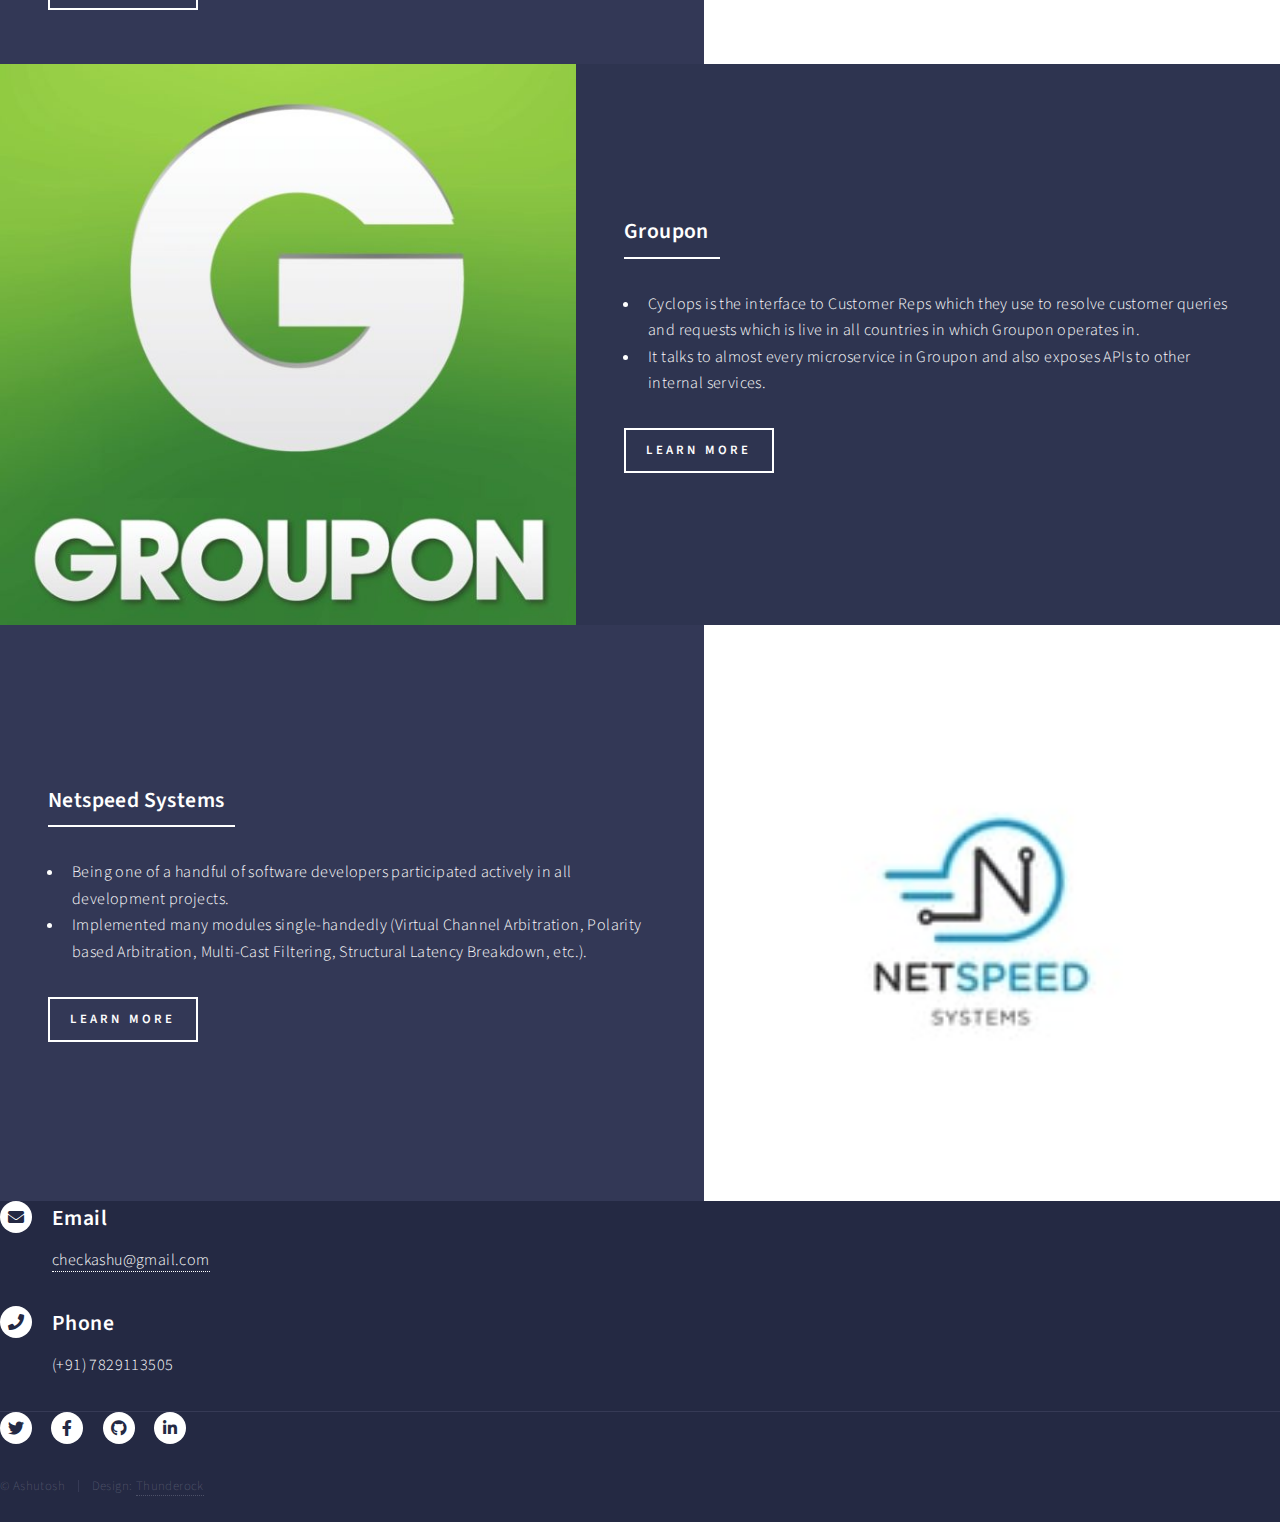
<file: work.html>
<!DOCTYPE HTML>
<!--
	Ashutosh Tiwari
-->
<html>
	<head>
		<title>Ashutosh Tiwari</title>
		<meta charset="utf-8" />
		<meta name="viewport" content="width=device-width, initial-scale=1, user-scalable=no" />
		<link rel="stylesheet" href="assets/css/main.css" />
		<noscript><link rel="stylesheet" href="assets/css/noscript.css" /></noscript>
	</head>
	<body class="is-preload">

		<!-- Wrapper -->
			<div id="wrapper">

				<!-- Header -->
				<!-- Note: The "styleN" class below should match that of the banner element. -->
					<header id="header" class="alt style2">
						<a href="index.html" class="logo"><strong>THUNDEROCK</strong> <span>ASHUTOSH</span></a>
						<nav>
							<a href="#menu">Menu</a>
						</nav>
					</header>

				<!-- Menu -->
					<nav id="menu">
						<ul class="links">
							<li><a href="index.html">Home</a></li>
							<li><a href="about.html">About</a></li>
							<li><a href="work.html">Work Experience</a></li>
							<li><a href="generic.html">Interests</a></li>
						</ul>
						<ul class="actions stacked">
							<li><a href="#" class="button primary fit">Get Started</a></li>
							<!--<li><a href="#" class="button fit">Log In</a></li>-->
						</ul>
					</nav>

				<!-- Banner -->
				<!-- Note: The "styleN" class below should match that of the header element. -->
					<section id="banner" class="style2">
						<div class="inner">
							<span class="image">
								<img src="images/pic07.jpg" alt="" />
							</span>
							<header class="major">
								<h1>Work Experience</h1>
							</header>
							<div class="content">
								<p>professional experience spanning across <br />
								five years.</p>
							</div>
						</div>
					</section>

				<!-- Main -->
					<div id="main">

						<!-- One -->
							<!--<section id="one">-->
								<!--<div class="inner">-->
									<!--<header class="major">-->
										<!--<h2>Swiggy</h2>-->
									<!--</header>-->
									<!--<p>Nullam et orci eu lorem consequat tincidunt vivamus et sagittis magna sed nunc rhoncus condimentum sem. In efficitur ligula tate urna. Maecenas massa vel lacinia pellentesque lorem ipsum dolor. Nullam et orci eu lorem consequat tincidunt. Vivamus et sagittis libero. Nullam et orci eu lorem consequat tincidunt vivamus et sagittis magna sed nunc rhoncus condimentum sem. In efficitur ligula tate urna.</p>-->
								<!--</div>-->
							<!--</section>-->

						<!-- Two -->
							<section id="two" class="spotlights">
								<section>
									<a class="image">
										<img src="images/swiggy.jpg" alt="" data-position="center center" />
									</a>
									<div class="content">
										<div class="inner">
											<header class="major">
												<h3>Swiggy</h3>
											</header>

											<ul>
												<li>Leading Data Acquisition Platform and Feature Store in Data Science Platform.</li>
												<li>DAQ is a tool used to capture, schedule APIs (mostly third-party or Competitors’ APIs). The architecture includes a proxy service, request generation module, transformation module, and scraping module.</li>
												<li>Feature store in DSP provides on demand features to DSP models in sub ms latencies on a very large scale.</li>
												<li>Worked on Forecasting and Correlation Platform which is used by teams to forecast concerned time series.</li>

											</ul>
											<ul class="actions">
												<li><a href="https://en.wikipedia.org/wiki/Swiggy" target="_blank" class="button">Learn more</a></li>
											</ul>
										</div>
									</div>
								</section>
								<section>
									<a class="image">
										<img src="images/flipkart.jpg" alt="" data-position="top center" />
									</a>
									<div class="content">
										<div class="inner">
											<header class="major">
												<h3>Flipkart</h3>
											</header>
											<ul>
                        <li>Involved in improvements in search intent model(CRF based) currently in production, identifying error classes, coming up with a solutions and fixing them.</li>
                        <li>Worked on Fasttext based query store classifier, which predicts the category of a query, a new model using bi-lstms is going to replace this in near future.</li>
                        <li>Wrote the first workflow to automate training and auto-deployment of various search models. First was written using Luigi and later migrated to Airflow.</li>
                        <li>Was involved with various POCs with Data Scientists for search intent models.</li>
                        <li>Wrote a generic framework using Airflow which at runtime creates generic dags for different ML models and orchestrates their training to deployment flow, including data and model validations.</li>
                        <li>Used Cascading to extract data from various user events and then converting it to a form that can be used as training data for our models.</li>

											</ul>
											<ul class="actions">
												<li><a href="https://en.wikipedia.org/wiki/Flipkart" target="_blank" class="button">Learn more</a></li>
											</ul>
										</div>
									</div>
								</section>
								<section>
									<a class="image">
										<img src="images/groupon.jpg" alt="" data-position="top center" />
									</a>
									<div class="content">
										<div class="inner">
											<header class="major">
												<h3>Groupon</h3>
											</header>
											<ul>
												<li>
													Cyclops is the interface to Customer Reps which they use to resolve customer queries and requests which is live in all countries in which Groupon operates in.</li>
												<li>	It talks to almost every microservice in Groupon and also exposes APIs to other internal services.

												</li>
											</ul>
											<ul class="actions">
												<li><a href="https://en.wikipedia.org/wiki/Groupon" target="_blank" class="button">Learn more</a></li>
											</ul>
										</div>
									</div>
								</section>
								<section>
									<a class="image">
										<img src="images/netspeed.jpg" alt="" data-position="25% 25%" />
									</a>
									<div class="content">
										<div class="inner">
											<header class="major">
												<h3>Netspeed Systems</h3>
											</header>
											<ul>
												<li>Being one of a handful of software developers participated actively in all development projects.
													</li>
												<li>Implemented many modules single-handedly (Virtual Channel Arbitration, Polarity based Arbitration, Multi-Cast Filtering, Structural Latency Breakdown, etc.).
												</li>
											</ul>
											<ul class="actions">
												<li><a href="https://newsroom.intel.com/news/intel-acquires-netspeed-systems-chip-design/#gs.8t9gt2" target="_blank" class="button">Learn more</a></li>
											</ul>
										</div>
									</div>
								</section>
							</section>

						<!-- Three -->
							<!--<section id="three">-->
								<!--<div class="inner">-->
									<!--<header class="major">-->
										<!--<h2>Massa libero</h2>-->
									<!--</header>-->
									<!--<p>Nullam et orci eu lorem consequat tincidunt vivamus et sagittis libero. Mauris aliquet magna magna sed nunc rhoncus pharetra. Pellentesque condimentum sem. In efficitur ligula tate urna. Maecenas laoreet massa vel lacinia pellentesque lorem ipsum dolor. Nullam et orci eu lorem consequat tincidunt. Vivamus et sagittis libero. Mauris aliquet magna magna sed nunc rhoncus amet pharetra et feugiat tempus.</p>-->
									<!--<ul class="actions">-->
										<!--<li><a href="generic.html" class="button next">Get Started</a></li>-->
									<!--</ul>-->
								<!--</div>-->
							<!--</section>-->

					</div>

				<!-- Contact -->
					<section id="contact">
						<!--<div class="inner">-->
							<!--<section>-->
								<!--<form method="post" action="#">-->
									<!--<div class="fields">-->
										<!--<div class="field half">-->
											<!--<label for="name">Name</label>-->
											<!--<input type="text" name="name" id="name" />-->
										<!--</div>-->
										<!--<div class="field half">-->
											<!--<label for="email">Email</label>-->
											<!--<input type="text" name="email" id="email" />-->
										<!--</div>-->
										<!--<div class="field">-->
											<!--<label for="message">Message</label>-->
											<!--<textarea name="message" id="message" rows="6"></textarea>-->
										<!--</div>-->
									<!--</div>-->
									<!--<ul class="actions">-->
										<!--<li><input type="submit" value="Send Message" class="primary" /></li>-->
										<!--<li><input type="reset" value="Clear" /></li>-->
									<!--</ul>-->
								<!--</form>-->
							<!--</section>-->
							<section class="split">
								<section>
									<div class="contact-method">
										<span class="icon solid alt fa-envelope"></span>
										<h3>Email</h3>
										<a href="mailto: checkashu@gmail.com">checkashu@gmail.com</a>
									</div>
								</section>
								<section>
									<div class="contact-method">
										<span class="icon solid alt fa-phone"></span>
										<h3>Phone</h3>
										<span>(+91) 7829113505</span>
									</div>
								</section>
								<!--<section>-->
									<!--<div class="contact-method">-->
										<!--<span class="icon solid alt fa-home"></span>-->
										<!--<h3>Address</h3>-->
										<!--<span>1234 Somewhere Road #5432<br />-->
										<!--Nashville, TN 00000<br />-->
										<!--United States of America</span>-->
									<!--</div>-->
								<!--</section>-->
							</section>
						</div>
					</section>

				<!-- Footer -->
					<footer id="footer">
						<div class="inner">
							<ul class="icons">
								<li><a href="https://twitter.com/coolashutosht" target="_blank" class="icon brands alt fa-twitter"><span class="label">Twitter</span></a></li>
								<li><a href="https://www.facebook.com/checkashu" target="_blank" class="icon brands alt fa-facebook-f"><span class="label">Facebook</span></a></li>
								<li><a href="https://github.com/thunderock" target="_blank" class="icon brands alt fa-github"><span class="label">GitHub</span></a></li>
								<li><a href="https://www.linkedin.com/in/ashutosh--tiwari" target="_blank" class="icon brands alt fa-linkedin-in"><span class="label">LinkedIn</span></a></li>
							</ul>
							<ul class="copyright">
								<li>&copy; Ashutosh</li><li>Design: <a href="https://github.com/thunderock">Thunderock</a></li>
							</ul>
						</div>
					</footer>

			</div>

		<!-- Scripts -->
			<script src="assets/js/jquery.min.js"></script>
			<script src="assets/js/jquery.scrolly.min.js"></script>
			<script src="assets/js/jquery.scrollex.min.js"></script>
			<script src="assets/js/browser.min.js"></script>
			<script src="assets/js/breakpoints.min.js"></script>
			<script src="assets/js/util.js"></script>
			<script src="assets/js/main.js"></script>

	</body>
</html>
</file>
<file: assets/css/noscript.css>
/*
	Forty by HTML5 UP
	html5up.net | @ajlkn
	Free for personal and commercial use under the CCA 3.0 license (html5up.net/license)
*/

/* Banner */

	body.is-preload #banner:after {
		opacity: 0.85;
	}

	body.is-preload #banner > .inner {
		-moz-filter: none;
		-webkit-filter: none;
		-ms-filter: none;
		filter: none;
		-moz-transform: none;
		-webkit-transform: none;
		-ms-transform: none;
		transform: none;
		opacity: 1;
	}
</file>
<file: assets/css/main.css>
@import url(fontawesome-all.min.css);
@import url("https://fonts.googleapis.com/css?family=Source+Sans+Pro:300,300italic,600,600italic");

/*
	Forty by HTML5 UP
	html5up.net | @ajlkn
	Free for personal and commercial use under the CCA 3.0 license (html5up.net/license)
*/

html, body, div, span, applet, object,
iframe, h1, h2, h3, h4, h5, h6, p, blockquote,
pre, a, abbr, acronym, address, big, cite,
code, del, dfn, em, img, ins, kbd, q, s, samp,
small, strike, strong, sub, sup, tt, var, b,
u, i, center, dl, dt, dd, ol, ul, li, fieldset,
form, label, legend, table, caption, tbody,
tfoot, thead, tr, th, td, article, aside,
canvas, details, embed, figure, figcaption,
footer, header, hgroup, menu, nav, output, ruby,
section, summary, time, mark, audio, video {
	margin: 0;
	padding: 0;
	border: 0;
	font-size: 100%;
	font: inherit;
	vertical-align: baseline;}

article, aside, details, figcaption, figure,
footer, header, hgroup, menu, nav, section {
	display: block;}

body {
	line-height: 1;
}

ol, ul {
	list-style: none;
}

blockquote, q {
	quotes: none;
}

	blockquote:before, blockquote:after, q:before, q:after {
		content: '';
		content: none;
	}

table {
	border-collapse: collapse;
	border-spacing: 0;
}

body {
	-webkit-text-size-adjust: none;
}

mark {
	background-color: transparent;
	color: inherit;
}

input::-moz-focus-inner {
	border: 0;
	padding: 0;
}

input, select, textarea {
	-moz-appearance: none;
	-webkit-appearance: none;
	-ms-appearance: none;
	appearance: none;
}

/* Basic */

	@-ms-viewport {
		width: device-width;
	}

	body {
		-ms-overflow-style: scrollbar;
	}

	@media screen and (max-width: 480px) {

		html, body {
			min-width: 320px;
		}

	}

	html {
		box-sizing: border-box;
	}

	*, *:before, *:after {
		box-sizing: inherit;
	}

	body {
		background: #242943;
	}

		body.is-preload *, body.is-preload *:before, body.is-preload *:after {
			-moz-animation: none !important;
			-webkit-animation: none !important;
			-ms-animation: none !important;
			animation: none !important;
			-moz-transition: none !important;
			-webkit-transition: none !important;
			-ms-transition: none !important;
			transition: none !important;
		}

/* Type */

	body, input, select, textarea {
		color: #ffffff;
		font-family: "Source Sans Pro", Helvetica, sans-serif;
		font-size: 17pt;
		font-weight: 300;
		letter-spacing: 0.025em;
		line-height: 1.65;
	}

		@media screen and (max-width: 1680px) {

			body, input, select, textarea {
				font-size: 14pt;
			}

		}

		@media screen and (max-width: 1280px) {

			body, input, select, textarea {
				font-size: 12pt;
			}

		}

		@media screen and (max-width: 360px) {

			body, input, select, textarea {
				font-size: 11pt;
			}

		}

	a {
		-moz-transition: color 0.2s ease-in-out, border-bottom-color 0.2s ease-in-out;
		-webkit-transition: color 0.2s ease-in-out, border-bottom-color 0.2s ease-in-out;
		-ms-transition: color 0.2s ease-in-out, border-bottom-color 0.2s ease-in-out;
		transition: color 0.2s ease-in-out, border-bottom-color 0.2s ease-in-out;
		border-bottom: dotted 1px;
		color: inherit;
		text-decoration: none;
	}

		a:hover {
			border-bottom-color: transparent;
			color: #9bf1ff !important;
		}

		a:active {
			color: #53e3fb !important;
		}

	strong, b {
		color: #ffffff;
		font-weight: 600;
	}

	em, i {
		font-style: italic;
	}

	p {
		margin: 0 0 2em 0;
	}

	h1, h2, h3, h4, h5, h6 {
		color: #ffffff;
		font-weight: 600;
		line-height: 1.65;
		margin: 0 0 1em 0;
	}

		h1 a, h2 a, h3 a, h4 a, h5 a, h6 a {
			color: inherit;
			border-bottom: 0;
		}

	h1 {
		font-size: 2.5em;
	}

	h2 {
		font-size: 1.75em;
	}

	h3 {
		font-size: 1.35em;
	}

	h4 {
		font-size: 1.1em;
	}

	h5 {
		font-size: 0.9em;
	}

	h6 {
		font-size: 0.7em;
	}

	@media screen and (max-width: 736px) {

		h1 {
			font-size: 2em;
		}

		h2 {
			font-size: 1.5em;
		}

		h3 {
			font-size: 1.25em;
		}

	}

	sub {
		font-size: 0.8em;
		position: relative;
		top: 0.5em;
	}

	sup {
		font-size: 0.8em;
		position: relative;
		top: -0.5em;
	}

	blockquote {
		border-left: solid 4px rgba(212, 212, 255, 0.1);
		font-style: italic;
		margin: 0 0 2em 0;
		padding: 0.5em 0 0.5em 2em;
	}

	code {
		background: rgba(212, 212, 255, 0.035);
		font-family: "Courier New", monospace;
		font-size: 0.9em;
		margin: 0 0.25em;
		padding: 0.25em 0.65em;
	}

	pre {
		-webkit-overflow-scrolling: touch;
		font-family: "Courier New", monospace;
		font-size: 0.9em;
		margin: 0 0 2em 0;
	}

		pre code {
			display: block;
			line-height: 1.75;
			padding: 1em 1.5em;
			overflow-x: auto;
		}

	hr {
		border: 0;
		border-bottom: solid 1px rgba(212, 212, 255, 0.1);
		margin: 2em 0;
	}

		hr.major {
			margin: 3em 0;
		}

	.align-left {
		text-align: left;
	}

	.align-center {
		text-align: center;
	}

	.align-right {
		text-align: right;
	}

/* Row */

	.row {
		display: flex;
		flex-wrap: wrap;
		box-sizing: border-box;
		align-items: stretch;
	}

		.row > * {
			box-sizing: border-box;
		}

		.row.gtr-uniform > * > :last-child {
			margin-bottom: 0;
		}

		.row.aln-left {
			justify-content: flex-start;
		}

		.row.aln-center {
			justify-content: center;
		}

		.row.aln-right {
			justify-content: flex-end;
		}

		.row.aln-top {
			align-items: flex-start;
		}

		.row.aln-middle {
			align-items: center;
		}

		.row.aln-bottom {
			align-items: flex-end;
		}

		.row > .imp {
			order: -1;
		}

		.row > .col-1 {
			width: 8.33333%;
		}

		.row > .off-1 {
			margin-left: 8.33333%;
		}

		.row > .col-2 {
			width: 16.66667%;
		}

		.row > .off-2 {
			margin-left: 16.66667%;
		}

		.row > .col-3 {
			width: 25%;
		}

		.row > .off-3 {
			margin-left: 25%;
		}

		.row > .col-4 {
			width: 33.33333%;
		}

		.row > .off-4 {
			margin-left: 33.33333%;
		}

		.row > .col-5 {
			width: 41.66667%;
		}

		.row > .off-5 {
			margin-left: 41.66667%;
		}

		.row > .col-6 {
			width: 50%;
		}

		.row > .off-6 {
			margin-left: 50%;
		}

		.row > .col-7 {
			width: 58.33333%;
		}

		.row > .off-7 {
			margin-left: 58.33333%;
		}

		.row > .col-8 {
			width: 66.66667%;
		}

		.row > .off-8 {
			margin-left: 66.66667%;
		}

		.row > .col-9 {
			width: 75%;
		}

		.row > .off-9 {
			margin-left: 75%;
		}

		.row > .col-10 {
			width: 83.33333%;
		}

		.row > .off-10 {
			margin-left: 83.33333%;
		}

		.row > .col-11 {
			width: 91.66667%;
		}

		.row > .off-11 {
			margin-left: 91.66667%;
		}

		.row > .col-12 {
			width: 100%;
		}

		.row > .off-12 {
			margin-left: 100%;
		}

		.row.gtr-0 {
			margin-top: 0;
			margin-left: 0em;
		}

			.row.gtr-0 > * {
				padding: 0 0 0 0em;
			}

			.row.gtr-0.gtr-uniform {
				margin-top: 0em;
			}

				.row.gtr-0.gtr-uniform > * {
					padding-top: 0em;
				}

		.row.gtr-25 {
			margin-top: 0;
			margin-left: -0.5em;
		}

			.row.gtr-25 > * {
				padding: 0 0 0 0.5em;
			}

			.row.gtr-25.gtr-uniform {
				margin-top: -0.5em;
			}

				.row.gtr-25.gtr-uniform > * {
					padding-top: 0.5em;
				}

		.row.gtr-50 {
			margin-top: 0;
			margin-left: -1em;
		}

			.row.gtr-50 > * {
				padding: 0 0 0 1em;
			}

			.row.gtr-50.gtr-uniform {
				margin-top: -1em;
			}

				.row.gtr-50.gtr-uniform > * {
					padding-top: 1em;
				}

		.row {
			margin-top: 0;
			margin-left: -2em;
		}

			.row > * {
				padding: 0 0 0 2em;
			}

			.row.gtr-uniform {
				margin-top: -2em;
			}

				.row.gtr-uniform > * {
					padding-top: 2em;
				}

		.row.gtr-150 {
			margin-top: 0;
			margin-left: -3em;
		}

			.row.gtr-150 > * {
				padding: 0 0 0 3em;
			}

			.row.gtr-150.gtr-uniform {
				margin-top: -3em;
			}

				.row.gtr-150.gtr-uniform > * {
					padding-top: 3em;
				}

		.row.gtr-200 {
			margin-top: 0;
			margin-left: -4em;
		}

			.row.gtr-200 > * {
				padding: 0 0 0 4em;
			}

			.row.gtr-200.gtr-uniform {
				margin-top: -4em;
			}

				.row.gtr-200.gtr-uniform > * {
					padding-top: 4em;
				}

		@media screen and (max-width: 1680px) {

			.row {
				display: flex;
				flex-wrap: wrap;
				box-sizing: border-box;
				align-items: stretch;
			}

				.row > * {
					box-sizing: border-box;
				}

				.row.gtr-uniform > * > :last-child {
					margin-bottom: 0;
				}

				.row.aln-left {
					justify-content: flex-start;
				}

				.row.aln-center {
					justify-content: center;
				}

				.row.aln-right {
					justify-content: flex-end;
				}

				.row.aln-top {
					align-items: flex-start;
				}

				.row.aln-middle {
					align-items: center;
				}

				.row.aln-bottom {
					align-items: flex-end;
				}

				.row > .imp-xlarge {
					order: -1;
				}

				.row > .col-1-xlarge {
					width: 8.33333%;
				}

				.row > .off-1-xlarge {
					margin-left: 8.33333%;
				}

				.row > .col-2-xlarge {
					width: 16.66667%;
				}

				.row > .off-2-xlarge {
					margin-left: 16.66667%;
				}

				.row > .col-3-xlarge {
					width: 25%;
				}

				.row > .off-3-xlarge {
					margin-left: 25%;
				}

				.row > .col-4-xlarge {
					width: 33.33333%;
				}

				.row > .off-4-xlarge {
					margin-left: 33.33333%;
				}

				.row > .col-5-xlarge {
					width: 41.66667%;
				}

				.row > .off-5-xlarge {
					margin-left: 41.66667%;
				}

				.row > .col-6-xlarge {
					width: 50%;
				}

				.row > .off-6-xlarge {
					margin-left: 50%;
				}

				.row > .col-7-xlarge {
					width: 58.33333%;
				}

				.row > .off-7-xlarge {
					margin-left: 58.33333%;
				}

				.row > .col-8-xlarge {
					width: 66.66667%;
				}

				.row > .off-8-xlarge {
					margin-left: 66.66667%;
				}

				.row > .col-9-xlarge {
					width: 75%;
				}

				.row > .off-9-xlarge {
					margin-left: 75%;
				}

				.row > .col-10-xlarge {
					width: 83.33333%;
				}

				.row > .off-10-xlarge {
					margin-left: 83.33333%;
				}

				.row > .col-11-xlarge {
					width: 91.66667%;
				}

				.row > .off-11-xlarge {
					margin-left: 91.66667%;
				}

				.row > .col-12-xlarge {
					width: 100%;
				}

				.row > .off-12-xlarge {
					margin-left: 100%;
				}

				.row.gtr-0 {
					margin-top: 0;
					margin-left: 0em;
				}

					.row.gtr-0 > * {
						padding: 0 0 0 0em;
					}

					.row.gtr-0.gtr-uniform {
						margin-top: 0em;
					}

						.row.gtr-0.gtr-uniform > * {
							padding-top: 0em;
						}

				.row.gtr-25 {
					margin-top: 0;
					margin-left: -0.5em;
				}

					.row.gtr-25 > * {
						padding: 0 0 0 0.5em;
					}

					.row.gtr-25.gtr-uniform {
						margin-top: -0.5em;
					}

						.row.gtr-25.gtr-uniform > * {
							padding-top: 0.5em;
						}

				.row.gtr-50 {
					margin-top: 0;
					margin-left: -1em;
				}

					.row.gtr-50 > * {
						padding: 0 0 0 1em;
					}

					.row.gtr-50.gtr-uniform {
						margin-top: -1em;
					}

						.row.gtr-50.gtr-uniform > * {
							padding-top: 1em;
						}

				.row {
					margin-top: 0;
					margin-left: -2em;
				}

					.row > * {
						padding: 0 0 0 2em;
					}

					.row.gtr-uniform {
						margin-top: -2em;
					}

						.row.gtr-uniform > * {
							padding-top: 2em;
						}

				.row.gtr-150 {
					margin-top: 0;
					margin-left: -3em;
				}

					.row.gtr-150 > * {
						padding: 0 0 0 3em;
					}

					.row.gtr-150.gtr-uniform {
						margin-top: -3em;
					}

						.row.gtr-150.gtr-uniform > * {
							padding-top: 3em;
						}

				.row.gtr-200 {
					margin-top: 0;
					margin-left: -4em;
				}

					.row.gtr-200 > * {
						padding: 0 0 0 4em;
					}

					.row.gtr-200.gtr-uniform {
						margin-top: -4em;
					}

						.row.gtr-200.gtr-uniform > * {
							padding-top: 4em;
						}

		}

		@media screen and (max-width: 1280px) {

			.row {
				display: flex;
				flex-wrap: wrap;
				box-sizing: border-box;
				align-items: stretch;
			}

				.row > * {
					box-sizing: border-box;
				}

				.row.gtr-uniform > * > :last-child {
					margin-bottom: 0;
				}

				.row.aln-left {
					justify-content: flex-start;
				}

				.row.aln-center {
					justify-content: center;
				}

				.row.aln-right {
					justify-content: flex-end;
				}

				.row.aln-top {
					align-items: flex-start;
				}

				.row.aln-middle {
					align-items: center;
				}

				.row.aln-bottom {
					align-items: flex-end;
				}

				.row > .imp-large {
					order: -1;
				}

				.row > .col-1-large {
					width: 8.33333%;
				}

				.row > .off-1-large {
					margin-left: 8.33333%;
				}

				.row > .col-2-large {
					width: 16.66667%;
				}

				.row > .off-2-large {
					margin-left: 16.66667%;
				}

				.row > .col-3-large {
					width: 25%;
				}

				.row > .off-3-large {
					margin-left: 25%;
				}

				.row > .col-4-large {
					width: 33.33333%;
				}

				.row > .off-4-large {
					margin-left: 33.33333%;
				}

				.row > .col-5-large {
					width: 41.66667%;
				}

				.row > .off-5-large {
					margin-left: 41.66667%;
				}

				.row > .col-6-large {
					width: 50%;
				}

				.row > .off-6-large {
					margin-left: 50%;
				}

				.row > .col-7-large {
					width: 58.33333%;
				}

				.row > .off-7-large {
					margin-left: 58.33333%;
				}

				.row > .col-8-large {
					width: 66.66667%;
				}

				.row > .off-8-large {
					margin-left: 66.66667%;
				}

				.row > .col-9-large {
					width: 75%;
				}

				.row > .off-9-large {
					margin-left: 75%;
				}

				.row > .col-10-large {
					width: 83.33333%;
				}

				.row > .off-10-large {
					margin-left: 83.33333%;
				}

				.row > .col-11-large {
					width: 91.66667%;
				}

				.row > .off-11-large {
					margin-left: 91.66667%;
				}

				.row > .col-12-large {
					width: 100%;
				}

				.row > .off-12-large {
					margin-left: 100%;
				}

				.row.gtr-0 {
					margin-top: 0;
					margin-left: 0em;
				}

					.row.gtr-0 > * {
						padding: 0 0 0 0em;
					}

					.row.gtr-0.gtr-uniform {
						margin-top: 0em;
					}

						.row.gtr-0.gtr-uniform > * {
							padding-top: 0em;
						}

				.row.gtr-25 {
					margin-top: 0;
					margin-left: -0.375em;
				}

					.row.gtr-25 > * {
						padding: 0 0 0 0.375em;
					}

					.row.gtr-25.gtr-uniform {
						margin-top: -0.375em;
					}

						.row.gtr-25.gtr-uniform > * {
							padding-top: 0.375em;
						}

				.row.gtr-50 {
					margin-top: 0;
					margin-left: -0.75em;
				}

					.row.gtr-50 > * {
						padding: 0 0 0 0.75em;
					}

					.row.gtr-50.gtr-uniform {
						margin-top: -0.75em;
					}

						.row.gtr-50.gtr-uniform > * {
							padding-top: 0.75em;
						}

				.row {
					margin-top: 0;
					margin-left: -1.5em;
				}

					.row > * {
						padding: 0 0 0 1.5em;
					}

					.row.gtr-uniform {
						margin-top: -1.5em;
					}

						.row.gtr-uniform > * {
							padding-top: 1.5em;
						}

				.row.gtr-150 {
					margin-top: 0;
					margin-left: -2.25em;
				}

					.row.gtr-150 > * {
						padding: 0 0 0 2.25em;
					}

					.row.gtr-150.gtr-uniform {
						margin-top: -2.25em;
					}

						.row.gtr-150.gtr-uniform > * {
							padding-top: 2.25em;
						}

				.row.gtr-200 {
					margin-top: 0;
					margin-left: -3em;
				}

					.row.gtr-200 > * {
						padding: 0 0 0 3em;
					}

					.row.gtr-200.gtr-uniform {
						margin-top: -3em;
					}

						.row.gtr-200.gtr-uniform > * {
							padding-top: 3em;
						}

		}

		@media screen and (max-width: 980px) {

			.row {
				display: flex;
				flex-wrap: wrap;
				box-sizing: border-box;
				align-items: stretch;
			}

				.row > * {
					box-sizing: border-box;
				}

				.row.gtr-uniform > * > :last-child {
					margin-bottom: 0;
				}

				.row.aln-left {
					justify-content: flex-start;
				}

				.row.aln-center {
					justify-content: center;
				}

				.row.aln-right {
					justify-content: flex-end;
				}

				.row.aln-top {
					align-items: flex-start;
				}

				.row.aln-middle {
					align-items: center;
				}

				.row.aln-bottom {
					align-items: flex-end;
				}

				.row > .imp-medium {
					order: -1;
				}

				.row > .col-1-medium {
					width: 8.33333%;
				}

				.row > .off-1-medium {
					margin-left: 8.33333%;
				}

				.row > .col-2-medium {
					width: 16.66667%;
				}

				.row > .off-2-medium {
					margin-left: 16.66667%;
				}

				.row > .col-3-medium {
					width: 25%;
				}

				.row > .off-3-medium {
					margin-left: 25%;
				}

				.row > .col-4-medium {
					width: 33.33333%;
				}

				.row > .off-4-medium {
					margin-left: 33.33333%;
				}

				.row > .col-5-medium {
					width: 41.66667%;
				}

				.row > .off-5-medium {
					margin-left: 41.66667%;
				}

				.row > .col-6-medium {
					width: 50%;
				}

				.row > .off-6-medium {
					margin-left: 50%;
				}

				.row > .col-7-medium {
					width: 58.33333%;
				}

				.row > .off-7-medium {
					margin-left: 58.33333%;
				}

				.row > .col-8-medium {
					width: 66.66667%;
				}

				.row > .off-8-medium {
					margin-left: 66.66667%;
				}

				.row > .col-9-medium {
					width: 75%;
				}

				.row > .off-9-medium {
					margin-left: 75%;
				}

				.row > .col-10-medium {
					width: 83.33333%;
				}

				.row > .off-10-medium {
					margin-left: 83.33333%;
				}

				.row > .col-11-medium {
					width: 91.66667%;
				}

				.row > .off-11-medium {
					margin-left: 91.66667%;
				}

				.row > .col-12-medium {
					width: 100%;
				}

				.row > .off-12-medium {
					margin-left: 100%;
				}

				.row.gtr-0 {
					margin-top: 0;
					margin-left: 0em;
				}

					.row.gtr-0 > * {
						padding: 0 0 0 0em;
					}

					.row.gtr-0.gtr-uniform {
						margin-top: 0em;
					}

						.row.gtr-0.gtr-uniform > * {
							padding-top: 0em;
						}

				.row.gtr-25 {
					margin-top: 0;
					margin-left: -0.375em;
				}

					.row.gtr-25 > * {
						padding: 0 0 0 0.375em;
					}

					.row.gtr-25.gtr-uniform {
						margin-top: -0.375em;
					}

						.row.gtr-25.gtr-uniform > * {
							padding-top: 0.375em;
						}

				.row.gtr-50 {
					margin-top: 0;
					margin-left: -0.75em;
				}

					.row.gtr-50 > * {
						padding: 0 0 0 0.75em;
					}

					.row.gtr-50.gtr-uniform {
						margin-top: -0.75em;
					}

						.row.gtr-50.gtr-uniform > * {
							padding-top: 0.75em;
						}

				.row {
					margin-top: 0;
					margin-left: -1.5em;
				}

					.row > * {
						padding: 0 0 0 1.5em;
					}

					.row.gtr-uniform {
						margin-top: -1.5em;
					}

						.row.gtr-uniform > * {
							padding-top: 1.5em;
						}

				.row.gtr-150 {
					margin-top: 0;
					margin-left: -2.25em;
				}

					.row.gtr-150 > * {
						padding: 0 0 0 2.25em;
					}

					.row.gtr-150.gtr-uniform {
						margin-top: -2.25em;
					}

						.row.gtr-150.gtr-uniform > * {
							padding-top: 2.25em;
						}

				.row.gtr-200 {
					margin-top: 0;
					margin-left: -3em;
				}

					.row.gtr-200 > * {
						padding: 0 0 0 3em;
					}

					.row.gtr-200.gtr-uniform {
						margin-top: -3em;
					}

						.row.gtr-200.gtr-uniform > * {
							padding-top: 3em;
						}

		}

		@media screen and (max-width: 736px) {

			.row {
				display: flex;
				flex-wrap: wrap;
				box-sizing: border-box;
				align-items: stretch;
			}

				.row > * {
					box-sizing: border-box;
				}

				.row.gtr-uniform > * > :last-child {
					margin-bottom: 0;
				}

				.row.aln-left {
					justify-content: flex-start;
				}

				.row.aln-center {
					justify-content: center;
				}

				.row.aln-right {
					justify-content: flex-end;
				}

				.row.aln-top {
					align-items: flex-start;
				}

				.row.aln-middle {
					align-items: center;
				}

				.row.aln-bottom {
					align-items: flex-end;
				}

				.row > .imp-small {
					order: -1;
				}

				.row > .col-1-small {
					width: 8.33333%;
				}

				.row > .off-1-small {
					margin-left: 8.33333%;
				}

				.row > .col-2-small {
					width: 16.66667%;
				}

				.row > .off-2-small {
					margin-left: 16.66667%;
				}

				.row > .col-3-small {
					width: 25%;
				}

				.row > .off-3-small {
					margin-left: 25%;
				}

				.row > .col-4-small {
					width: 33.33333%;
				}

				.row > .off-4-small {
					margin-left: 33.33333%;
				}

				.row > .col-5-small {
					width: 41.66667%;
				}

				.row > .off-5-small {
					margin-left: 41.66667%;
				}

				.row > .col-6-small {
					width: 50%;
				}

				.row > .off-6-small {
					margin-left: 50%;
				}

				.row > .col-7-small {
					width: 58.33333%;
				}

				.row > .off-7-small {
					margin-left: 58.33333%;
				}

				.row > .col-8-small {
					width: 66.66667%;
				}

				.row > .off-8-small {
					margin-left: 66.66667%;
				}

				.row > .col-9-small {
					width: 75%;
				}

				.row > .off-9-small {
					margin-left: 75%;
				}

				.row > .col-10-small {
					width: 83.33333%;
				}

				.row > .off-10-small {
					margin-left: 83.33333%;
				}

				.row > .col-11-small {
					width: 91.66667%;
				}

				.row > .off-11-small {
					margin-left: 91.66667%;
				}

				.row > .col-12-small {
					width: 100%;
				}

				.row > .off-12-small {
					margin-left: 100%;
				}

				.row.gtr-0 {
					margin-top: 0;
					margin-left: 0em;
				}

					.row.gtr-0 > * {
						padding: 0 0 0 0em;
					}

					.row.gtr-0.gtr-uniform {
						margin-top: 0em;
					}

						.row.gtr-0.gtr-uniform > * {
							padding-top: 0em;
						}

				.row.gtr-25 {
					margin-top: 0;
					margin-left: -0.3125em;
				}

					.row.gtr-25 > * {
						padding: 0 0 0 0.3125em;
					}

					.row.gtr-25.gtr-uniform {
						margin-top: -0.3125em;
					}

						.row.gtr-25.gtr-uniform > * {
							padding-top: 0.3125em;
						}

				.row.gtr-50 {
					margin-top: 0;
					margin-left: -0.625em;
				}

					.row.gtr-50 > * {
						padding: 0 0 0 0.625em;
					}

					.row.gtr-50.gtr-uniform {
						margin-top: -0.625em;
					}

						.row.gtr-50.gtr-uniform > * {
							padding-top: 0.625em;
						}

				.row {
					margin-top: 0;
					margin-left: -1.25em;
				}

					.row > * {
						padding: 0 0 0 1.25em;
					}

					.row.gtr-uniform {
						margin-top: -1.25em;
					}

						.row.gtr-uniform > * {
							padding-top: 1.25em;
						}

				.row.gtr-150 {
					margin-top: 0;
					margin-left: -1.875em;
				}

					.row.gtr-150 > * {
						padding: 0 0 0 1.875em;
					}

					.row.gtr-150.gtr-uniform {
						margin-top: -1.875em;
					}

						.row.gtr-150.gtr-uniform > * {
							padding-top: 1.875em;
						}

				.row.gtr-200 {
					margin-top: 0;
					margin-left: -2.5em;
				}

					.row.gtr-200 > * {
						padding: 0 0 0 2.5em;
					}

					.row.gtr-200.gtr-uniform {
						margin-top: -2.5em;
					}

						.row.gtr-200.gtr-uniform > * {
							padding-top: 2.5em;
						}

		}

		@media screen and (max-width: 480px) {

			.row {
				display: flex;
				flex-wrap: wrap;
				box-sizing: border-box;
				align-items: stretch;
			}

				.row > * {
					box-sizing: border-box;
				}

				.row.gtr-uniform > * > :last-child {
					margin-bottom: 0;
				}

				.row.aln-left {
					justify-content: flex-start;
				}

				.row.aln-center {
					justify-content: center;
				}

				.row.aln-right {
					justify-content: flex-end;
				}

				.row.aln-top {
					align-items: flex-start;
				}

				.row.aln-middle {
					align-items: center;
				}

				.row.aln-bottom {
					align-items: flex-end;
				}

				.row > .imp-xsmall {
					order: -1;
				}

				.row > .col-1-xsmall {
					width: 8.33333%;
				}

				.row > .off-1-xsmall {
					margin-left: 8.33333%;
				}

				.row > .col-2-xsmall {
					width: 16.66667%;
				}

				.row > .off-2-xsmall {
					margin-left: 16.66667%;
				}

				.row > .col-3-xsmall {
					width: 25%;
				}

				.row > .off-3-xsmall {
					margin-left: 25%;
				}

				.row > .col-4-xsmall {
					width: 33.33333%;
				}

				.row > .off-4-xsmall {
					margin-left: 33.33333%;
				}

				.row > .col-5-xsmall {
					width: 41.66667%;
				}

				.row > .off-5-xsmall {
					margin-left: 41.66667%;
				}

				.row > .col-6-xsmall {
					width: 50%;
				}

				.row > .off-6-xsmall {
					margin-left: 50%;
				}

				.row > .col-7-xsmall {
					width: 58.33333%;
				}

				.row > .off-7-xsmall {
					margin-left: 58.33333%;
				}

				.row > .col-8-xsmall {
					width: 66.66667%;
				}

				.row > .off-8-xsmall {
					margin-left: 66.66667%;
				}

				.row > .col-9-xsmall {
					width: 75%;
				}

				.row > .off-9-xsmall {
					margin-left: 75%;
				}

				.row > .col-10-xsmall {
					width: 83.33333%;
				}

				.row > .off-10-xsmall {
					margin-left: 83.33333%;
				}

				.row > .col-11-xsmall {
					width: 91.66667%;
				}

				.row > .off-11-xsmall {
					margin-left: 91.66667%;
				}

				.row > .col-12-xsmall {
					width: 100%;
				}

				.row > .off-12-xsmall {
					margin-left: 100%;
				}

				.row.gtr-0 {
					margin-top: 0;
					margin-left: 0em;
				}

					.row.gtr-0 > * {
						padding: 0 0 0 0em;
					}

					.row.gtr-0.gtr-uniform {
						margin-top: 0em;
					}

						.row.gtr-0.gtr-uniform > * {
							padding-top: 0em;
						}

				.row.gtr-25 {
					margin-top: 0;
					margin-left: -0.3125em;
				}

					.row.gtr-25 > * {
						padding: 0 0 0 0.3125em;
					}

					.row.gtr-25.gtr-uniform {
						margin-top: -0.3125em;
					}

						.row.gtr-25.gtr-uniform > * {
							padding-top: 0.3125em;
						}

				.row.gtr-50 {
					margin-top: 0;
					margin-left: -0.625em;
				}

					.row.gtr-50 > * {
						padding: 0 0 0 0.625em;
					}

					.row.gtr-50.gtr-uniform {
						margin-top: -0.625em;
					}

						.row.gtr-50.gtr-uniform > * {
							padding-top: 0.625em;
						}

				.row {
					margin-top: 0;
					margin-left: -1.25em;
				}

					.row > * {
						padding: 0 0 0 1.25em;
					}

					.row.gtr-uniform {
						margin-top: -1.25em;
					}

						.row.gtr-uniform > * {
							padding-top: 1.25em;
						}

				.row.gtr-150 {
					margin-top: 0;
					margin-left: -1.875em;
				}

					.row.gtr-150 > * {
						padding: 0 0 0 1.875em;
					}

					.row.gtr-150.gtr-uniform {
						margin-top: -1.875em;
					}

						.row.gtr-150.gtr-uniform > * {
							padding-top: 1.875em;
						}

				.row.gtr-200 {
					margin-top: 0;
					margin-left: -2.5em;
				}

					.row.gtr-200 > * {
						padding: 0 0 0 2.5em;
					}

					.row.gtr-200.gtr-uniform {
						margin-top: -2.5em;
					}

						.row.gtr-200.gtr-uniform > * {
							padding-top: 2.5em;
						}

		}

/* Section/Article */

	section.special, article.special {
		text-align: center;
	}

	header.major {
		width: -moz-max-content;
		width: -webkit-max-content;
		width: -ms-max-content;
		width: max-content;
		margin-bottom: 2em;
	}

		header.major > :first-child {
			margin-bottom: 0;
			width: calc(100% + 0.5em);
		}

			header.major > :first-child:after {
				content: '';
				background-color: #ffffff;
				display: block;
				height: 2px;
				margin: 0.325em 0 0.5em 0;
				width: 100%;
			}

		header.major > p {
			font-size: 0.7em;
			font-weight: 600;
			letter-spacing: 0.25em;
			margin-bottom: 0;
			text-transform: uppercase;
		}

		body.is-ie header.major > :first-child:after {
			max-width: 9em;
		}

		body.is-ie header.major > h1:after {
			max-width: 100% !important;
		}

	@media screen and (max-width: 736px) {

		header.major > p br {
			display: none;
		}

	}

/* Form */

	form {
		margin: 0 0 2em 0;
	}

		form > :last-child {
			margin-bottom: 0;
		}

		form > .fields {
			display: -moz-flex;
			display: -webkit-flex;
			display: -ms-flex;
			display: flex;
			-moz-flex-wrap: wrap;
			-webkit-flex-wrap: wrap;
			-ms-flex-wrap: wrap;
			flex-wrap: wrap;
			width: calc(100% + 3em);
			margin: -1.5em 0 2em -1.5em;
		}

			form > .fields > .field {
				-moz-flex-grow: 0;
				-webkit-flex-grow: 0;
				-ms-flex-grow: 0;
				flex-grow: 0;
				-moz-flex-shrink: 0;
				-webkit-flex-shrink: 0;
				-ms-flex-shrink: 0;
				flex-shrink: 0;
				padding: 1.5em 0 0 1.5em;
				width: calc(100% - 1.5em);
			}

				form > .fields > .field.half {
					width: calc(50% - 0.75em);
				}

				form > .fields > .field.third {
					width: calc(100%/3 - 0.5em);
				}

				form > .fields > .field.quarter {
					width: calc(25% - 0.375em);
				}

		@media screen and (max-width: 480px) {

			form > .fields {
				width: calc(100% + 3em);
				margin: -1.5em 0 2em -1.5em;
			}

				form > .fields > .field {
					padding: 1.5em 0 0 1.5em;
					width: calc(100% - 1.5em);
				}

					form > .fields > .field.half {
						width: calc(100% - 1.5em);
					}

					form > .fields > .field.third {
						width: calc(100% - 1.5em);
					}

					form > .fields > .field.quarter {
						width: calc(100% - 1.5em);
					}

		}

	label {
		color: #ffffff;
		display: block;
		font-size: 0.8em;
		font-weight: 600;
		letter-spacing: 0.25em;
		margin: 0 0 1em 0;
		text-transform: uppercase;
	}

	input[type="text"],
	input[type="password"],
	input[type="email"],
	input[type="tel"],
	input[type="search"],
	input[type="url"],
	select,
	textarea {
		-moz-appearance: none;
		-webkit-appearance: none;
		-ms-appearance: none;
		appearance: none;
		background: rgba(212, 212, 255, 0.035);
		border: none;
		border-radius: 0;
		color: inherit;
		display: block;
		outline: 0;
		padding: 0 1em;
		text-decoration: none;
		width: 100%;
	}

		input[type="text"]:invalid,
		input[type="password"]:invalid,
		input[type="email"]:invalid,
		input[type="tel"]:invalid,
		input[type="search"]:invalid,
		input[type="url"]:invalid,
		select:invalid,
		textarea:invalid {
			box-shadow: none;
		}

		input[type="text"]:focus,
		input[type="password"]:focus,
		input[type="email"]:focus,
		input[type="tel"]:focus,
		input[type="search"]:focus,
		input[type="url"]:focus,
		select:focus,
		textarea:focus {
			border-color: #9bf1ff;
			box-shadow: 0 0 0 2px #9bf1ff;
		}

	select {
		background-image: url("data:image/svg+xml;charset=utf8,%3Csvg xmlns='http://www.w3.org/2000/svg' width='40' height='40' preserveAspectRatio='none' viewBox='0 0 40 40'%3E%3Cpath d='M9.4,12.3l10.4,10.4l10.4-10.4c0.2-0.2,0.5-0.4,0.9-0.4c0.3,0,0.6,0.1,0.9,0.4l3.3,3.3c0.2,0.2,0.4,0.5,0.4,0.9 c0,0.4-0.1,0.6-0.4,0.9L20.7,31.9c-0.2,0.2-0.5,0.4-0.9,0.4c-0.3,0-0.6-0.1-0.9-0.4L4.3,17.3c-0.2-0.2-0.4-0.5-0.4-0.9 c0-0.4,0.1-0.6,0.4-0.9l3.3-3.3c0.2-0.2,0.5-0.4,0.9-0.4S9.1,12.1,9.4,12.3z' fill='rgba(212, 212, 255, 0.1)' /%3E%3C/svg%3E");
		background-size: 1.25rem;
		background-repeat: no-repeat;
		background-position: calc(100% - 1rem) center;
		height: 2.75em;
		padding-right: 2.75em;
		text-overflow: ellipsis;
	}

		select option {
			color: #ffffff;
			background: #242943;
		}

		select:focus::-ms-value {
			background-color: transparent;
		}

		select::-ms-expand {
			display: none;
		}

	input[type="text"],
	input[type="password"],
	input[type="email"],
	input[type="tel"],
	input[type="search"],
	input[type="url"],
	select {
		height: 2.75em;
	}

	textarea {
		padding: 0.75em 1em;
	}

	input[type="checkbox"],
	input[type="radio"] {
		-moz-appearance: none;
		-webkit-appearance: none;
		-ms-appearance: none;
		appearance: none;
		display: block;
		float: left;
		margin-right: -2em;
		opacity: 0;
		width: 1em;
		z-index: -1;
	}

		input[type="checkbox"] + label,
		input[type="radio"] + label {
			text-decoration: none;
			color: #ffffff;
			cursor: pointer;
			display: inline-block;
			font-weight: 300;
			padding-left: 2.65em;
			padding-right: 0.75em;
			position: relative;
		}

			input[type="checkbox"] + label:before,
			input[type="radio"] + label:before {
				-moz-osx-font-smoothing: grayscale;
				-webkit-font-smoothing: antialiased;
				display: inline-block;
				font-style: normal;
				font-variant: normal;
				text-rendering: auto;
				line-height: 1;
				text-transform: none !important;
				font-family: 'Font Awesome 5 Free';
				font-weight: 900;
			}

			input[type="checkbox"] + label:before,
			input[type="radio"] + label:before {
				background: rgba(212, 212, 255, 0.035);
				content: '';
				display: inline-block;
				font-size: 0.8em;
				height: 2.0625em;
				left: 0;
				letter-spacing: 0;
				line-height: 2.0625em;
				position: absolute;
				text-align: center;
				top: 0;
				width: 2.0625em;
			}

		input[type="checkbox"]:checked + label:before,
		input[type="radio"]:checked + label:before {
			background: #ffffff;
			border-color: #9bf1ff;
			content: '\f00c';
			color: #242943;
		}

		input[type="checkbox"]:focus + label:before,
		input[type="radio"]:focus + label:before {
			box-shadow: 0 0 0 2px #9bf1ff;
		}

	input[type="radio"] + label:before {
		border-radius: 100%;
	}

	::-webkit-input-placeholder {
		color: rgba(244, 244, 255, 0.2) !important;
		opacity: 1.0;
	}

	:-moz-placeholder {
		color: rgba(244, 244, 255, 0.2) !important;
		opacity: 1.0;
	}

	::-moz-placeholder {
		color: rgba(244, 244, 255, 0.2) !important;
		opacity: 1.0;
	}

	:-ms-input-placeholder {
		color: rgba(244, 244, 255, 0.2) !important;
		opacity: 1.0;
	}

/* Box */

	.box {
		border: solid 1px rgba(212, 212, 255, 0.1);
		margin-bottom: 2em;
		padding: 1.5em;
	}

		.box > :last-child,
		.box > :last-child > :last-child,
		.box > :last-child > :last-child > :last-child {
			margin-bottom: 0;
		}

		.box.alt {
			border: 0;
			border-radius: 0;
			padding: 0;
		}

/* Icon */

	.icon {
		text-decoration: none;
		border-bottom: none;
		position: relative;
	}

		.icon:before {
			-moz-osx-font-smoothing: grayscale;
			-webkit-font-smoothing: antialiased;
			display: inline-block;
			font-style: normal;
			font-variant: normal;
			text-rendering: auto;
			line-height: 1;
			text-transform: none !important;
			font-family: 'Font Awesome 5 Free';
			font-weight: 400;
		}

		.icon > .label {
			display: none;
		}

		.icon:before {
			line-height: inherit;
		}

		.icon.solid:before {
			font-weight: 900;
		}

		.icon.brands:before {
			font-family: 'Font Awesome 5 Brands';
		}

		.icon.alt:before {
			background-color: #ffffff;
			border-radius: 100%;
			color: #242943;
			display: inline-block;
			height: 2em;
			line-height: 2em;
			text-align: center;
			width: 2em;
		}

	a.icon.alt:before {
		-moz-transition: background-color 0.2s ease-in-out;
		-webkit-transition: background-color 0.2s ease-in-out;
		-ms-transition: background-color 0.2s ease-in-out;
		transition: background-color 0.2s ease-in-out;
	}

	a.icon.alt:hover:before {
		background-color: #6fc3df;
	}

	a.icon.alt:active:before {
		background-color: #37a6cb;
	}

/* Image */

	.image {
		border: 0;
		display: inline-block;
		position: relative;
	}

		.image img {
			display: block;
		}

		.image.left, .image.right {
			max-width: 30%;
		}

			.image.left img, .image.right img {
				width: 100%;
			}

		.image.left {
			float: left;
			margin: 0 1.5em 1.25em 0;
			top: 0.25em;
		}

		.image.right {
			float: right;
			margin: 0 0 1.25em 1.5em;
			top: 0.25em;
		}

		.image.fit {
			display: block;
			margin: 0 0 2em 0;
			width: 100%;
		}

			.image.fit img {
				width: 100%;
			}

		.image.main {
			display: block;
			margin: 2.5em 0;
			width: 100%;
		}

			.image.main img {
				width: 100%;
			}

			@media screen and (max-width: 736px) {

				.image.main {
					margin: 1.5em 0;
				}

			}

/* List */

	ol {
		list-style: decimal;
		margin: 0 0 2em 0;
		padding-left: 1.25em;
	}

		ol li {
			padding-left: 0.25em;
		}

	ul {
		list-style: disc;
		margin: 0 0 2em 0;
		padding-left: 1em;
	}

		ul li {
			padding-left: 0.5em;
		}

		ul.alt {
			list-style: none;
			padding-left: 0;
		}

			ul.alt li {
				border-top: solid 1px rgba(212, 212, 255, 0.1);
				padding: 0.5em 0;
			}

				ul.alt li:first-child {
					border-top: 0;
					padding-top: 0;
				}

	dl {
		margin: 0 0 2em 0;
	}

		dl dt {
			display: block;
			font-weight: 600;
			margin: 0 0 1em 0;
		}

		dl dd {
			margin-left: 2em;
		}

/* Actions */

	ul.actions {
		display: -moz-flex;
		display: -webkit-flex;
		display: -ms-flex;
		display: flex;
		cursor: default;
		list-style: none;
		margin-left: -1em;
		padding-left: 0;
	}

		ul.actions li {
			padding: 0 0 0 1em;
			vertical-align: middle;
		}

		ul.actions.special {
			-moz-justify-content: center;
			-webkit-justify-content: center;
			-ms-justify-content: center;
			justify-content: center;
			width: 100%;
			margin-left: 0;
		}

			ul.actions.special li:first-child {
				padding-left: 0;
			}

		ul.actions.stacked {
			-moz-flex-direction: column;
			-webkit-flex-direction: column;
			-ms-flex-direction: column;
			flex-direction: column;
			margin-left: 0;
		}

			ul.actions.stacked li {
				padding: 1.3em 0 0 0;
			}

				ul.actions.stacked li:first-child {
					padding-top: 0;
				}

		ul.actions.fit {
			width: calc(100% + 1em);
		}

			ul.actions.fit li {
				-moz-flex-grow: 1;
				-webkit-flex-grow: 1;
				-ms-flex-grow: 1;
				flex-grow: 1;
				-moz-flex-shrink: 1;
				-webkit-flex-shrink: 1;
				-ms-flex-shrink: 1;
				flex-shrink: 1;
				width: 100%;
			}

				ul.actions.fit li > * {
					width: 100%;
				}

			ul.actions.fit.stacked {
				width: 100%;
			}

/* Icons */

	ul.icons {
		cursor: default;
		list-style: none;
		padding-left: 0;
	}

		ul.icons li {
			display: inline-block;
			padding: 0 1em 0 0;
		}

			ul.icons li:last-child {
				padding-right: 0;
			}

		@media screen and (max-width: 736px) {

			ul.icons li {
				padding: 0 0.75em 0 0;
			}

		}

/* Pagination */

	ul.pagination {
		cursor: default;
		list-style: none;
		padding-left: 0;
	}

		ul.pagination li {
			display: inline-block;
			padding-left: 0;
			vertical-align: middle;
		}

			ul.pagination li > .page {
				-moz-transition: background-color 0.2s ease-in-out, color 0.2s ease-in-out;
				-webkit-transition: background-color 0.2s ease-in-out, color 0.2s ease-in-out;
				-ms-transition: background-color 0.2s ease-in-out, color 0.2s ease-in-out;
				transition: background-color 0.2s ease-in-out, color 0.2s ease-in-out;
				border-bottom: 0;
				display: inline-block;
				font-size: 0.8em;
				font-weight: 600;
				height: 1.5em;
				line-height: 1.5em;
				margin: 0 0.125em;
				min-width: 1.5em;
				padding: 0 0.5em;
				text-align: center;
			}

				ul.pagination li > .page.active {
					background-color: #ffffff;
					color: #242943;
				}

					ul.pagination li > .page.active:hover {
						background-color: #9bf1ff;
						color: #242943 !important;
					}

					ul.pagination li > .page.active:active {
						background-color: #53e3fb;
					}

			ul.pagination li:first-child {
				padding-right: 0.75em;
			}

			ul.pagination li:last-child {
				padding-left: 0.75em;
			}

		@media screen and (max-width: 480px) {

			ul.pagination li:nth-child(n+2):nth-last-child(n+2) {
				display: none;
			}

			ul.pagination li:first-child {
				padding-right: 0;
			}

		}

/* Table */

	.table-wrapper {
		-webkit-overflow-scrolling: touch;
		overflow-x: auto;
	}

	table {
		margin: 0 0 2em 0;
		width: 100%;
	}

		table tbody tr {
			border: solid 1px rgba(212, 212, 255, 0.1);
			border-left: 0;
			border-right: 0;
		}

			table tbody tr:nth-child(2n + 1) {
				background-color: rgba(212, 212, 255, 0.035);
			}

		table td {
			padding: 0.75em 0.75em;
		}

		table th {
			color: #ffffff;
			font-size: 0.9em;
			font-weight: 600;
			padding: 0 0.75em 0.75em 0.75em;
			text-align: left;
		}

		table thead {
			border-bottom: solid 2px rgba(212, 212, 255, 0.1);
		}

		table tfoot {
			border-top: solid 2px rgba(212, 212, 255, 0.1);
		}

		table.alt {
			border-collapse: separate;
		}

			table.alt tbody tr td {
				border: solid 1px rgba(212, 212, 255, 0.1);
				border-left-width: 0;
				border-top-width: 0;
			}

				table.alt tbody tr td:first-child {
					border-left-width: 1px;
				}

			table.alt tbody tr:first-child td {
				border-top-width: 1px;
			}

			table.alt thead {
				border-bottom: 0;
			}

			table.alt tfoot {
				border-top: 0;
			}

/* Button */

	input[type="submit"],
	input[type="reset"],
	input[type="button"],
	button,
	.button {
		-moz-appearance: none;
		-webkit-appearance: none;
		-ms-appearance: none;
		appearance: none;
		-moz-transition: background-color 0.2s ease-in-out, box-shadow 0.2s ease-in-out, color 0.2s ease-in-out;
		-webkit-transition: background-color 0.2s ease-in-out, box-shadow 0.2s ease-in-out, color 0.2s ease-in-out;
		-ms-transition: background-color 0.2s ease-in-out, box-shadow 0.2s ease-in-out, color 0.2s ease-in-out;
		transition: background-color 0.2s ease-in-out, box-shadow 0.2s ease-in-out, color 0.2s ease-in-out;
		background-color: transparent;
		border: 0;
		border-radius: 0;
		box-shadow: inset 0 0 0 2px #ffffff;
		color: #ffffff;
		cursor: pointer;
		display: inline-block;
		font-size: 0.8em;
		font-weight: 600;
		height: 3.5em;
		letter-spacing: 0.25em;
		line-height: 3.5em;
		padding: 0 1.75em;
		text-align: center;
		text-decoration: none;
		text-transform: uppercase;
		white-space: nowrap;
	}

		input[type="submit"]:hover, input[type="submit"]:active,
		input[type="reset"]:hover,
		input[type="reset"]:active,
		input[type="button"]:hover,
		input[type="button"]:active,
		button:hover,
		button:active,
		.button:hover,
		.button:active {
			box-shadow: inset 0 0 0 2px #9bf1ff;
			color: #9bf1ff;
		}

		input[type="submit"]:active,
		input[type="reset"]:active,
		input[type="button"]:active,
		button:active,
		.button:active {
			background-color: rgba(155, 241, 255, 0.1);
			box-shadow: inset 0 0 0 2px #53e3fb;
			color: #53e3fb;
		}

		input[type="submit"].icon:before,
		input[type="reset"].icon:before,
		input[type="button"].icon:before,
		button.icon:before,
		.button.icon:before {
			margin-right: 0.5em;
		}

		input[type="submit"].fit,
		input[type="reset"].fit,
		input[type="button"].fit,
		button.fit,
		.button.fit {
			width: 100%;
		}

		input[type="submit"].small,
		input[type="reset"].small,
		input[type="button"].small,
		button.small,
		.button.small {
			font-size: 0.6em;
		}

		input[type="submit"].large,
		input[type="reset"].large,
		input[type="button"].large,
		button.large,
		.button.large {
			font-size: 1.25em;
			height: 3em;
			line-height: 3em;
		}

		input[type="submit"].next,
		input[type="reset"].next,
		input[type="button"].next,
		button.next,
		.button.next {
			padding-right: 4.5em;
			position: relative;
		}

			input[type="submit"].next:before, input[type="submit"].next:after,
			input[type="reset"].next:before,
			input[type="reset"].next:after,
			input[type="button"].next:before,
			input[type="button"].next:after,
			button.next:before,
			button.next:after,
			.button.next:before,
			.button.next:after {
				-moz-transition: opacity 0.2s ease-in-out;
				-webkit-transition: opacity 0.2s ease-in-out;
				-ms-transition: opacity 0.2s ease-in-out;
				transition: opacity 0.2s ease-in-out;
				background-position: center right;
				background-repeat: no-repeat;
				background-size: 36px 24px;
				content: '';
				display: block;
				height: 100%;
				position: absolute;
				right: 1.5em;
				top: 0;
				vertical-align: middle;
				width: 36px;
			}

			input[type="submit"].next:before,
			input[type="reset"].next:before,
			input[type="button"].next:before,
			button.next:before,
			.button.next:before {
				background-image: url("data:image/svg+xml;charset=utf8,%3Csvg xmlns='http://www.w3.org/2000/svg' xmlns:xlink='http://www.w3.org/1999/xlink' width='36px' height='24px' viewBox='0 0 36 24' zoomAndPan='disable'%3E%3Cstyle%3Eline %7B stroke: %23ffffff%3B stroke-width: 2px%3B %7D%3C/style%3E%3Cline x1='0' y1='12' x2='34' y2='12' /%3E%3Cline x1='25' y1='4' x2='34' y2='12.5' /%3E%3Cline x1='25' y1='20' x2='34' y2='11.5' /%3E%3C/svg%3E");
			}

			input[type="submit"].next:after,
			input[type="reset"].next:after,
			input[type="button"].next:after,
			button.next:after,
			.button.next:after {
				background-image: url("data:image/svg+xml;charset=utf8,%3Csvg xmlns='http://www.w3.org/2000/svg' xmlns:xlink='http://www.w3.org/1999/xlink' width='36px' height='24px' viewBox='0 0 36 24' zoomAndPan='disable'%3E%3Cstyle%3Eline %7B stroke: %239bf1ff%3B stroke-width: 2px%3B %7D%3C/style%3E%3Cline x1='0' y1='12' x2='34' y2='12' /%3E%3Cline x1='25' y1='4' x2='34' y2='12.5' /%3E%3Cline x1='25' y1='20' x2='34' y2='11.5' /%3E%3C/svg%3E");
				opacity: 0;
				z-index: 1;
			}

			input[type="submit"].next:hover:after, input[type="submit"].next:active:after,
			input[type="reset"].next:hover:after,
			input[type="reset"].next:active:after,
			input[type="button"].next:hover:after,
			input[type="button"].next:active:after,
			button.next:hover:after,
			button.next:active:after,
			.button.next:hover:after,
			.button.next:active:after {
				opacity: 1;
			}

			@media screen and (max-width: 1280px) {

				input[type="submit"].next,
				input[type="reset"].next,
				input[type="button"].next,
				button.next,
				.button.next {
					padding-right: 5em;
				}

			}

		input[type="submit"].primary,
		input[type="reset"].primary,
		input[type="button"].primary,
		button.primary,
		.button.primary {
			background-color: #ffffff;
			box-shadow: none;
			color: #242943;
		}

			input[type="submit"].primary:hover, input[type="submit"].primary:active,
			input[type="reset"].primary:hover,
			input[type="reset"].primary:active,
			input[type="button"].primary:hover,
			input[type="button"].primary:active,
			button.primary:hover,
			button.primary:active,
			.button.primary:hover,
			.button.primary:active {
				background-color: #9bf1ff;
				color: #242943 !important;
			}

			input[type="submit"].primary:active,
			input[type="reset"].primary:active,
			input[type="button"].primary:active,
			button.primary:active,
			.button.primary:active {
				background-color: #53e3fb;
			}

		input[type="submit"].disabled, input[type="submit"]:disabled,
		input[type="reset"].disabled,
		input[type="reset"]:disabled,
		input[type="button"].disabled,
		input[type="button"]:disabled,
		button.disabled,
		button:disabled,
		.button.disabled,
		.button:disabled {
			pointer-events: none;
			cursor: default;
			opacity: 0.25;
		}

/* Tiles */

	.tiles {
		display: -moz-flex;
		display: -webkit-flex;
		display: -ms-flex;
		display: flex;
		-moz-flex-wrap: wrap;
		-webkit-flex-wrap: wrap;
		-ms-flex-wrap: wrap;
		flex-wrap: wrap;
		border-top: 0 !important;
	}

		.tiles + * {
			border-top: 0 !important;
		}

		.tiles article {
			-moz-align-items: center;
			-webkit-align-items: center;
			-ms-align-items: center;
			align-items: center;
			display: -moz-flex;
			display: -webkit-flex;
			display: -ms-flex;
			display: flex;
			-moz-transition: -moz-transform 0.25s ease, opacity 0.25s ease, -moz-filter 1s ease, -webkit-filter 1s ease;
			-webkit-transition: -webkit-transform 0.25s ease, opacity 0.25s ease, -webkit-filter 1s ease, -webkit-filter 1s ease;
			-ms-transition: -ms-transform 0.25s ease, opacity 0.25s ease, -ms-filter 1s ease, -webkit-filter 1s ease;
			transition: transform 0.25s ease, opacity 0.25s ease, filter 1s ease, -webkit-filter 1s ease;
			padding: 4em 4em 2em 4em ;
			background-position: center;
			background-repeat: no-repeat;
			background-size: cover;
			cursor: default;
			height: 40vh;
			max-height: 40em;
			min-height: 23em;
			overflow: hidden;
			position: relative;
			width: 40%;
		}

			.tiles article .image {
				display: none;
			}

			.tiles article header {
				position: relative;
				z-index: 3;
			}

			.tiles article h3 {
				font-size: 1.75em;
			}

				.tiles article h3 a:hover {
					color: inherit !important;
				}

			.tiles article .link.primary {
				border: 0;
				height: 100%;
				left: 0;
				position: absolute;
				top: 0;
				width: 100%;
				z-index: 4;
			}

			.tiles article:before {
				-moz-transition: opacity 0.5s ease;
				-webkit-transition: opacity 0.5s ease;
				-ms-transition: opacity 0.5s ease;
				transition: opacity 0.5s ease;
				bottom: 0;
				content: '';
				display: block;
				height: 100%;
				left: 0;
				opacity: 0.85;
				position: absolute;
				width: 100%;
				z-index: 2;
			}

			.tiles article:after {
				background-color: rgba(36, 41, 67, 0.25);
				content: '';
				display: block;
				height: 100%;
				left: 0;
				position: absolute;
				top: 0;
				width: 100%;
				z-index: 1;
			}

			.tiles article:hover:before {
				opacity: 0;
			}

			.tiles article.is-transitioning {
				-moz-transform: scale(0.95);
				-webkit-transform: scale(0.95);
				-ms-transform: scale(0.95);
				transform: scale(0.95);
				-moz-filter: blur(0.5em);
				-webkit-filter: blur(0.5em);
				-ms-filter: blur(0.5em);
				filter: blur(0.5em);
				opacity: 0;
			}

			.tiles article:nth-child(4n - 1), .tiles article:nth-child(4n - 2) {
				width: 60%;
			}

			.tiles article:nth-child(6n - 5):before {
				background-color: #6fc3df;
			}

			.tiles article:nth-child(6n - 4):before {
				background-color: #8d82c4;
			}

			.tiles article:nth-child(6n - 3):before {
				background-color: #ec8d81;
			}

			.tiles article:nth-child(6n - 2):before {
				background-color: #e7b788;
			}

			.tiles article:nth-child(6n - 1):before {
				background-color: #8ea9e8;
			}

			.tiles article:nth-child(6n):before {
				background-color: #87c5a4;
			}

		@media screen and (max-width: 1280px) {

			.tiles article {
				padding: 4em 3em 2em 3em ;
				height: 30vh;
				max-height: 30em;
				min-height: 20em;
			}

		}

		@media screen and (max-width: 980px) {

			.tiles article {
				width: 50% !important;
			}

		}

		@media screen and (max-width: 736px) {

			.tiles article {
				padding: 3em 1.5em 1em 1.5em ;
				height: 16em;
				max-height: none;
				min-height: 0;
			}

				.tiles article h3 {
					font-size: 1.5em;
				}

		}

		@media screen and (max-width: 480px) {

			.tiles {
				display: block;
			}

				.tiles article {
					height: 20em;
					width: 100% !important;
				}

		}

/* Contact Method */

	.contact-method {
		margin: 0 0 2em 0;
		padding-left: 3.25em;
		position: relative;
	}

		.contact-method .icon {
			left: 0;
			position: absolute;
			top: 0;
		}

		.contact-method h3 {
			margin: 0 0 0.5em 0;
		}

/* Spotlights */

	.spotlights {
		border-top: 0 !important;
	}

		.spotlights + * {
			border-top: 0 !important;
		}

		.spotlights > section {
			display: -moz-flex;
			display: -webkit-flex;
			display: -ms-flex;
			display: flex;
			-moz-flex-direction: row;
			-webkit-flex-direction: row;
			-ms-flex-direction: row;
			flex-direction: row;
			background-color: #2e3450;
		}

			.spotlights > section > .image {
				background-position: center center;
				background-size: cover;
				border-radius: 0;
				display: block;
				position: relative;
				width: 30%;
			}

				.spotlights > section > .image img {
					border-radius: 0;
					display: block;
					width: 100%;
				}

				.spotlights > section > .image:before {
					background: rgba(36, 41, 67, 0.9);
					content: '';
					display: block;
					height: 100%;
					left: 0;
					opacity: 0;
					position: absolute;
					top: 0;
					width: 100%;
				}

			.spotlights > section > .content {
				display: -moz-flex;
				display: -webkit-flex;
				display: -ms-flex;
				display: flex;
				-moz-flex-direction: column;
				-webkit-flex-direction: column;
				-ms-flex-direction: column;
				flex-direction: column;
				-moz-justify-content: center;
				-webkit-justify-content: center;
				-ms-justify-content: center;
				justify-content: center;
				-moz-align-items: center;
				-webkit-align-items: center;
				-ms-align-items: center;
				align-items: center;
				padding: 2em 3em 0.1em 3em ;
				width: 70%;
			}

				.spotlights > section > .content > .inner {
					margin: 0 auto;
					max-width: 100%;
					width: 65em;
				}

			.spotlights > section:nth-child(2n) {
				-moz-flex-direction: row-reverse;
				-webkit-flex-direction: row-reverse;
				-ms-flex-direction: row-reverse;
				flex-direction: row-reverse;
				background-color: #333856;
			}

				.spotlights > section:nth-child(2n) > .content {
					-moz-align-items: -moz-flex-end;
					-webkit-align-items: -webkit-flex-end;
					-ms-align-items: -ms-flex-end;
					align-items: flex-end;
				}

		@media screen and (max-width: 1680px) {

			.spotlights > section > .image {
				width: 40%;
			}

			.spotlights > section > .content {
				width: 60%;
			}

		}

		@media screen and (max-width: 1280px) {

			.spotlights > section > .image {
				width: 45%;
			}

			.spotlights > section > .content {
				width: 55%;
			}

		}

		@media screen and (max-width: 980px) {

			.spotlights > section {
				display: block;
			}

				.spotlights > section > .image {
					width: 100%;
				}

				.spotlights > section > .content {
					padding: 4em 3em 2em 3em ;
					width: 100%;
				}

		}

		@media screen and (max-width: 736px) {

			.spotlights > section > .content {
				padding: 3em 1.5em 1em 1.5em ;
			}

		}

/* Header */

	@-moz-keyframes reveal-header {
		0% {
			top: -4em;
			opacity: 0;
		}

		100% {
			top: 0;
			opacity: 1;
		}
	}

	@-webkit-keyframes reveal-header {
		0% {
			top: -4em;
			opacity: 0;
		}

		100% {
			top: 0;
			opacity: 1;
		}
	}

	@-ms-keyframes reveal-header {
		0% {
			top: -4em;
			opacity: 0;
		}

		100% {
			top: 0;
			opacity: 1;
		}
	}

	@keyframes reveal-header {
		0% {
			top: -4em;
			opacity: 0;
		}

		100% {
			top: 0;
			opacity: 1;
		}
	}

	#header {
		display: -moz-flex;
		display: -webkit-flex;
		display: -ms-flex;
		display: flex;
		background-color: #2a2f4a;
		box-shadow: 0 0 0.25em 0 rgba(0, 0, 0, 0.15);
		cursor: default;
		font-weight: 600;
		height: 3.25em;
		left: 0;
		letter-spacing: 0.25em;
		line-height: 3.25em;
		margin: 0;
		position: fixed;
		text-transform: uppercase;
		top: 0;
		width: 100%;
		z-index: 10000;
	}

		#header .logo {
			border: 0;
			display: inline-block;
			font-size: 0.8em;
			height: inherit;
			line-height: inherit;
			padding: 0 1.5em;
		}

			#header .logo strong {
				-moz-transition: background-color 0.2s ease-in-out, color 0.2s ease-in-out;
				-webkit-transition: background-color 0.2s ease-in-out, color 0.2s ease-in-out;
				-ms-transition: background-color 0.2s ease-in-out, color 0.2s ease-in-out;
				transition: background-color 0.2s ease-in-out, color 0.2s ease-in-out;
				background-color: #ffffff;
				color: #242943;
				display: inline-block;
				line-height: 1.65em;
				margin-right: 0.325em;
				padding: 0 0.125em 0 0.375em;
			}

			#header .logo:hover strong {
				background-color: #9bf1ff;
			}

			#header .logo:active strong {
				background-color: #53e3fb;
			}

		#header nav {
			display: -moz-flex;
			display: -webkit-flex;
			display: -ms-flex;
			display: flex;
			-moz-justify-content: -moz-flex-end;
			-webkit-justify-content: -webkit-flex-end;
			-ms-justify-content: -ms-flex-end;
			justify-content: flex-end;
			-moz-flex-grow: 1;
			-webkit-flex-grow: 1;
			-ms-flex-grow: 1;
			flex-grow: 1;
			height: inherit;
			line-height: inherit;
		}

			#header nav a {
				border: 0;
				display: block;
				font-size: 0.8em;
				height: inherit;
				line-height: inherit;
				padding: 0 0.75em;
				position: relative;
				vertical-align: middle;
			}

				#header nav a:last-child {
					padding-right: 1.5em;
				}

				#header nav a[href="#menu"] {
					padding-right: 3.325em !important;
				}

					#header nav a[href="#menu"]:before, #header nav a[href="#menu"]:after {
						background-image: url("data:image/svg+xml;charset=utf8,%3Csvg xmlns='http://www.w3.org/2000/svg' width='24' height='32' viewBox='0 0 24 32' preserveAspectRatio='none'%3E%3Cstyle%3Eline %7B stroke-width: 2px%3B stroke: %23ffffff%3B %7D%3C/style%3E%3Cline x1='0' y1='11' x2='24' y2='11' /%3E%3Cline x1='0' y1='21' x2='24' y2='21' /%3E%3Cline x1='0' y1='16' x2='24' y2='16' /%3E%3C/svg%3E");
						background-position: center;
						background-repeat: no-repeat;
						background-size: 24px 32px;
						content: '';
						display: block;
						height: 100%;
						position: absolute;
						right: 1.5em;
						top: 0;
						vertical-align: middle;
						width: 24px;
					}

					#header nav a[href="#menu"]:after {
						-moz-transition: opacity 0.2s ease-in-out;
						-webkit-transition: opacity 0.2s ease-in-out;
						-ms-transition: opacity 0.2s ease-in-out;
						transition: opacity 0.2s ease-in-out;
						background-image: url("data:image/svg+xml;charset=utf8,%3Csvg xmlns='http://www.w3.org/2000/svg' width='24' height='32' viewBox='0 0 24 32' preserveAspectRatio='none'%3E%3Cstyle%3Eline %7B stroke-width: 2px%3B stroke: %239bf1ff%3B %7D%3C/style%3E%3Cline x1='0' y1='11' x2='24' y2='11' /%3E%3Cline x1='0' y1='21' x2='24' y2='21' /%3E%3Cline x1='0' y1='16' x2='24' y2='16' /%3E%3C/svg%3E");
						opacity: 0;
						z-index: 1;
					}

					#header nav a[href="#menu"]:hover:after, #header nav a[href="#menu"]:active:after {
						opacity: 1;
					}

					#header nav a[href="#menu"]:last-child {
						padding-right: 3.875em !important;
					}

						#header nav a[href="#menu"]:last-child:before, #header nav a[href="#menu"]:last-child:after {
							right: 2em;
						}

		#header.reveal {
			-moz-animation: reveal-header 0.35s ease;
			-webkit-animation: reveal-header 0.35s ease;
			-ms-animation: reveal-header 0.35s ease;
			animation: reveal-header 0.35s ease;
		}

		#header.alt {
			-moz-transition: opacity 2.5s ease;
			-webkit-transition: opacity 2.5s ease;
			-ms-transition: opacity 2.5s ease;
			transition: opacity 2.5s ease;
			-moz-transition-delay: 0.75s;
			-webkit-transition-delay: 0.75s;
			-ms-transition-delay: 0.75s;
			transition-delay: 0.75s;
			-moz-animation: none;
			-webkit-animation: none;
			-ms-animation: none;
			animation: none;
			background-color: transparent;
			box-shadow: none;
			position: absolute;
		}

			#header.alt.style1 .logo strong {
				color: #6fc3df;
			}

			#header.alt.style2 .logo strong {
				color: #8d82c4;
			}

			#header.alt.style3 .logo strong {
				color: #ec8d81;
			}

			#header.alt.style4 .logo strong {
				color: #e7b788;
			}

			#header.alt.style5 .logo strong {
				color: #8ea9e8;
			}

			#header.alt.style6 .logo strong {
				color: #87c5a4;
			}

		body.is-preload #header.alt {
			opacity: 0;
		}

		@media screen and (max-width: 1680px) {

			#header nav a[href="#menu"] {
				padding-right: 3.75em !important;
			}

				#header nav a[href="#menu"]:last-child {
					padding-right: 4.25em !important;
				}

		}

		@media screen and (max-width: 1280px) {

			#header nav a[href="#menu"] {
				padding-right: 4em !important;
			}

				#header nav a[href="#menu"]:last-child {
					padding-right: 4.5em !important;
				}

		}

		@media screen and (max-width: 736px) {

			#header {
				height: 2.75em;
				line-height: 2.75em;
			}

				#header .logo {
					padding: 0 1em;
				}

				#header nav a {
					padding: 0 0.5em;
				}

					#header nav a:last-child {
						padding-right: 1em;
					}

					#header nav a[href="#menu"] {
						padding-right: 3.25em !important;
					}

						#header nav a[href="#menu"]:before, #header nav a[href="#menu"]:after {
							right: 0.75em;
						}

						#header nav a[href="#menu"]:last-child {
							padding-right: 4em !important;
						}

							#header nav a[href="#menu"]:last-child:before, #header nav a[href="#menu"]:last-child:after {
								right: 1.5em;
							}

		}

		@media screen and (max-width: 480px) {

			#header .logo span {
				display: none;
			}

			#header nav a[href="#menu"] {
				overflow: hidden;
				padding-right: 0 !important;
				text-indent: 5em;
				white-space: nowrap;
				width: 5em;
			}

				#header nav a[href="#menu"]:before, #header nav a[href="#menu"]:after {
					right: 0;
					width: inherit;
				}

				#header nav a[href="#menu"]:last-child:before, #header nav a[href="#menu"]:last-child:after {
					width: 4em;
					right: 0;
				}

		}

/* Banner */

	#banner {
		-moz-align-items: center;
		-webkit-align-items: center;
		-ms-align-items: center;
		align-items: center;
		background-image: url("../../images/banner.jpg");
		display: -moz-flex;
		display: -webkit-flex;
		display: -ms-flex;
		display: flex;
		padding: 6em 0 2em 0 ;
		background-attachment: fixed;
		background-position: center;
		background-repeat: no-repeat;
		background-size: cover;
		border-bottom: 0 !important;
		cursor: default;
		height: 60vh;
		margin-bottom: -3.25em;
		max-height: 32em;
		min-height: 22em;
		position: relative;
		top: -3.25em;
	}

		#banner:after {
			-moz-transition: opacity 2.5s ease;
			-webkit-transition: opacity 2.5s ease;
			-ms-transition: opacity 2.5s ease;
			transition: opacity 2.5s ease;
			-moz-transition-delay: 0.75s;
			-webkit-transition-delay: 0.75s;
			-ms-transition-delay: 0.75s;
			transition-delay: 0.75s;
			pointer-events: none;
			background-color: #242943;
			content: '';
			display: block;
			height: 100%;
			left: 0;
			opacity: 0.85;
			position: absolute;
			top: 0;
			width: 100%;
			z-index: 1;
		}

		#banner h1 {
			font-size: 3.25em;
		}

		#banner > .inner {
			-moz-transition: opacity 1.5s ease, -moz-transform 0.5s ease-out, -moz-filter 0.5s ease, -webkit-filter 0.5s ease;
			-webkit-transition: opacity 1.5s ease, -webkit-transform 0.5s ease-out, -webkit-filter 0.5s ease, -webkit-filter 0.5s ease;
			-ms-transition: opacity 1.5s ease, -ms-transform 0.5s ease-out, -ms-filter 0.5s ease, -webkit-filter 0.5s ease;
			transition: opacity 1.5s ease, transform 0.5s ease-out, filter 0.5s ease, -webkit-filter 0.5s ease;
			padding: 0 !important;
			position: relative;
			z-index: 2;
		}

			#banner > .inner .image {
				display: none;
			}

			#banner > .inner header {
				width: auto;
			}

				#banner > .inner header > :first-child {
					width: auto;
				}

					#banner > .inner header > :first-child:after {
						max-width: 100%;
					}

			#banner > .inner .content {
				display: -moz-flex;
				display: -webkit-flex;
				display: -ms-flex;
				display: flex;
				-moz-align-items: center;
				-webkit-align-items: center;
				-ms-align-items: center;
				align-items: center;
				margin: 0 0 2em 0;
			}

				#banner > .inner .content > * {
					margin-right: 1.5em;
					margin-bottom: 0;
				}

				#banner > .inner .content > :last-child {
					margin-right: 0;
				}

				#banner > .inner .content p {
					font-size: 0.7em;
					font-weight: 600;
					letter-spacing: 0.25em;
					text-transform: uppercase;
				}

		#banner.major {
			height: 75vh;
			min-height: 30em;
			max-height: 50em;
		}

			#banner.major.alt {
				opacity: 0.75;
			}

		#banner.style1:after {
			background-color: #6fc3df;
		}

		#banner.style2:after {
			background-color: #8d82c4;
		}

		#banner.style3:after {
			background-color: #ec8d81;
		}

		#banner.style4:after {
			background-color: #e7b788;
		}

		#banner.style5:after {
			background-color: #8ea9e8;
		}

		#banner.style6:after {
			background-color: #87c5a4;
		}

		body.is-preload #banner:after {
			opacity: 1.0;
		}

		body.is-preload #banner > .inner {
			-moz-filter: blur(0.125em);
			-webkit-filter: blur(0.125em);
			-ms-filter: blur(0.125em);
			filter: blur(0.125em);
			-moz-transform: translateX(-0.5em);
			-webkit-transform: translateX(-0.5em);
			-ms-transform: translateX(-0.5em);
			transform: translateX(-0.5em);
			opacity: 0;
		}

		@media screen and (max-width: 1280px) {

			#banner {
				background-attachment: scroll;
			}

		}

		@media screen and (max-width: 736px) {

			#banner {
				padding: 5em 0 1em 0 ;
				height: auto;
				margin-bottom: -2.75em;
				max-height: none;
				min-height: 0;
				top: -2.75em;
			}

				#banner h1 {
					font-size: 2em;
				}

				#banner > .inner .content {
					display: block;
				}

					#banner > .inner .content > * {
						margin-right: 0;
						margin-bottom: 2em;
					}

				#banner.major {
					height: auto;
					min-height: 0;
					max-height: none;
				}

		}

		@media screen and (max-width: 480px) {

			#banner {
				padding: 6em 0 2em 0 ;
			}

				#banner > .inner .content p br {
					display: none;
				}

				#banner.major {
					padding: 8em 0 4em 0 ;
				}

		}

/* Main */

	#main {
		background-color: #2a2f4a;
	}

		#main > * {
			border-top: solid 1px rgba(212, 212, 255, 0.1);
		}

			#main > *:first-child {
				border-top: 0;
			}

			#main > * > .inner {
				padding: 4em 0 2em 0 ;
				margin: 0 auto;
				max-width: 65em;
				width: calc(100% - 6em);
			}

				@media screen and (max-width: 736px) {

					#main > * > .inner {
						padding: 3em 0 1em 0 ;
						width: calc(100% - 3em);
					}

				}

		#main.alt {
			background-color: transparent;
			border-bottom: solid 1px rgba(212, 212, 255, 0.1);
		}

/* Contact */

	#contact {
		border-bottom: solid 1px rgba(212, 212, 255, 0.1);
		overflow-x: hidden;
	}

		#contact > .inner {
			display: -moz-flex;
			display: -webkit-flex;
			display: -ms-flex;
			display: flex;
			padding: 0 !important;
		}

			#contact > .inner > :nth-child(2n - 1) {
				padding: 4em 3em 2em 0 ;
				border-right: solid 1px rgba(212, 212, 255, 0.1);
				width: 60%;
			}

			#contact > .inner > :nth-child(2n) {
				padding-left: 3em;
				width: 40%;
			}

			#contact > .inner > .split {
				padding: 0;
			}

				#contact > .inner > .split > * {
					padding: 3em 0 1em 3em ;
					position: relative;
				}

					#contact > .inner > .split > *:before {
						border-top: solid 1px rgba(212, 212, 255, 0.1);
						content: '';
						display: block;
						margin-left: -3em;
						position: absolute;
						top: 0;
						width: calc(100vw + 3em);
					}

				#contact > .inner > .split > :first-child:before {
					display: none;
				}

		@media screen and (max-width: 980px) {

			#contact > .inner {
				display: block;
			}

				#contact > .inner > :nth-child(2n - 1) {
					padding: 4em 0 2em 0 ;
					border-right: 0;
					width: 100%;
				}

				#contact > .inner > :nth-child(2n) {
					padding-left: 0;
					width: 100%;
				}

				#contact > .inner > .split > * {
					padding: 3em 0 1em 0 ;
				}

				#contact > .inner > .split > :first-child:before {
					display: block;
				}

		}

		@media screen and (max-width: 736px) {

			#contact > .inner > :nth-child(2n - 1) {
				padding: 3em 0 1em 0 ;
			}

		}

/* Footer */

	#footer .copyright {
		font-size: 0.8em;
		list-style: none;
		padding-left: 0;
	}

		#footer .copyright li {
			border-left: solid 1px rgba(212, 212, 255, 0.1);
			color: rgba(244, 244, 255, 0.2);
			display: inline-block;
			line-height: 1;
			margin-left: 1em;
			padding-left: 1em;
		}

			#footer .copyright li:first-child {
				border-left: 0;
				margin-left: 0;
				padding-left: 0;
			}

	@media screen and (max-width: 480px) {

		#footer .copyright li {
			display: block;
			border-left: 0;
			margin-left: 0;
			padding-left: 0;
			line-height: inherit;
		}

	}

/* Wrapper */

	#wrapper {
		-moz-transition: -moz-filter 0.35s ease, -webkit-filter 0.35s ease, opacity 0.375s ease-out;
		-webkit-transition: -webkit-filter 0.35s ease, -webkit-filter 0.35s ease, opacity 0.375s ease-out;
		-ms-transition: -ms-filter 0.35s ease, -webkit-filter 0.35s ease, opacity 0.375s ease-out;
		transition: filter 0.35s ease, -webkit-filter 0.35s ease, opacity 0.375s ease-out;
		padding-top: 3.25em;
	}

		#wrapper.is-transitioning {
			opacity: 0;
		}

		#wrapper > * > .inner {
			padding: 4em 0 2em 0 ;
			margin: 0 auto;
			max-width: 65em;
			width: calc(100% - 6em);
		}

			@media screen and (max-width: 736px) {

				#wrapper > * > .inner {
					padding: 3em 0 1em 0 ;
					width: calc(100% - 3em);
				}

			}

		@media screen and (max-width: 736px) {

			#wrapper {
				padding-top: 2.75em;
			}

		}

/* Menu */

	#menu {
		-moz-transition: -moz-transform 0.35s ease, opacity 0.35s ease, visibility 0.35s;
		-webkit-transition: -webkit-transform 0.35s ease, opacity 0.35s ease, visibility 0.35s;
		-ms-transition: -ms-transform 0.35s ease, opacity 0.35s ease, visibility 0.35s;
		transition: transform 0.35s ease, opacity 0.35s ease, visibility 0.35s;
		-moz-align-items: center;
		-webkit-align-items: center;
		-ms-align-items: center;
		align-items: center;
		display: -moz-flex;
		display: -webkit-flex;
		display: -ms-flex;
		display: flex;
		-moz-justify-content: center;
		-webkit-justify-content: center;
		-ms-justify-content: center;
		justify-content: center;
		pointer-events: none;
		background: rgba(36, 41, 67, 0.9);
		box-shadow: none;
		height: 100%;
		left: 0;
		opacity: 0;
		overflow: hidden;
		padding: 3em 2em;
		position: fixed;
		top: 0;
		visibility: hidden;
		width: 100%;
		z-index: 10002;
	}

		#menu .inner {
			-moz-transition: -moz-transform 0.35s ease-out, opacity 0.35s ease, visibility 0.35s;
			-webkit-transition: -webkit-transform 0.35s ease-out, opacity 0.35s ease, visibility 0.35s;
			-ms-transition: -ms-transform 0.35s ease-out, opacity 0.35s ease, visibility 0.35s;
			transition: transform 0.35s ease-out, opacity 0.35s ease, visibility 0.35s;
			-moz-transform: rotateX(20deg);
			-webkit-transform: rotateX(20deg);
			-ms-transform: rotateX(20deg);
			transform: rotateX(20deg);
			-webkit-overflow-scrolling: touch;
			max-width: 100%;
			max-height: 100vh;
			opacity: 0;
			overflow: auto;
			text-align: center;
			visibility: hidden;
			width: 18em;
		}

			#menu .inner > :first-child {
				margin-top: 2em;
			}

			#menu .inner > :last-child {
				margin-bottom: 3em;
			}

		#menu ul {
			margin: 0 0 1em 0;
		}

			#menu ul.links {
				list-style: none;
				padding: 0;
			}

				#menu ul.links > li {
					padding: 0;
				}

					#menu ul.links > li > a:not(.button) {
						border: 0;
						border-top: solid 1px rgba(212, 212, 255, 0.1);
						display: block;
						font-size: 0.8em;
						font-weight: 600;
						letter-spacing: 0.25em;
						line-height: 4em;
						text-decoration: none;
						text-transform: uppercase;
					}

					#menu ul.links > li > .button {
						display: block;
						margin: 0.5em 0 0 0;
					}

					#menu ul.links > li:first-child > a:not(.button) {
						border-top: 0 !important;
					}

		#menu .close {
			-moz-transition: color 0.2s ease-in-out;
			-webkit-transition: color 0.2s ease-in-out;
			-ms-transition: color 0.2s ease-in-out;
			transition: color 0.2s ease-in-out;
			-webkit-tap-highlight-color: rgba(0, 0, 0, 0);
			border: 0;
			cursor: pointer;
			display: block;
			height: 4em;
			line-height: 4em;
			overflow: hidden;
			padding-right: 1.25em;
			position: absolute;
			right: 0;
			text-align: right;
			text-indent: 8em;
			top: 0;
			vertical-align: middle;
			white-space: nowrap;
			width: 8em;
		}

			#menu .close:before, #menu .close:after {
				-moz-transition: opacity 0.2s ease-in-out;
				-webkit-transition: opacity 0.2s ease-in-out;
				-ms-transition: opacity 0.2s ease-in-out;
				transition: opacity 0.2s ease-in-out;
				background-position: center;
				background-repeat: no-repeat;
				content: '';
				display: block;
				height: 4em;
				position: absolute;
				right: 0;
				top: 0;
				width: 4em;
			}

			#menu .close:before {
				background-image: url("data:image/svg+xml;charset=utf8,%3Csvg xmlns='http://www.w3.org/2000/svg' xmlns:xlink='http://www.w3.org/1999/xlink' width='20px' height='20px' viewBox='0 0 20 20' zoomAndPan='disable'%3E%3Cstyle%3Eline %7B stroke: %23ffffff%3B stroke-width: 2%3B %7D%3C/style%3E%3Cline x1='0' y1='0' x2='20' y2='20' /%3E%3Cline x1='20' y1='0' x2='0' y2='20' /%3E%3C/svg%3E");
			}

			#menu .close:after {
				background-image: url("data:image/svg+xml;charset=utf8,%3Csvg xmlns='http://www.w3.org/2000/svg' xmlns:xlink='http://www.w3.org/1999/xlink' width='20px' height='20px' viewBox='0 0 20 20' zoomAndPan='disable'%3E%3Cstyle%3Eline %7B stroke: %239bf1ff%3B stroke-width: 2%3B %7D%3C/style%3E%3Cline x1='0' y1='0' x2='20' y2='20' /%3E%3Cline x1='20' y1='0' x2='0' y2='20' /%3E%3C/svg%3E");
				opacity: 0;
			}

			#menu .close:hover:after, #menu .close:active:after {
				opacity: 1;
			}

	body.is-ie #menu {
		background: rgba(42, 47, 74, 0.975);
	}

	body.is-menu-visible #wrapper {
		-moz-filter: blur(0.5em);
		-webkit-filter: blur(0.5em);
		-ms-filter: blur(0.5em);
		filter: blur(0.5em);
	}

	body.is-menu-visible #menu {
		pointer-events: auto;
		opacity: 1;
		visibility: visible;
	}

		body.is-menu-visible #menu .inner {
			-moz-transform: none;
			-webkit-transform: none;
			-ms-transform: none;
			transform: none;
			opacity: 1;
			visibility: visible;
		}
</file>
